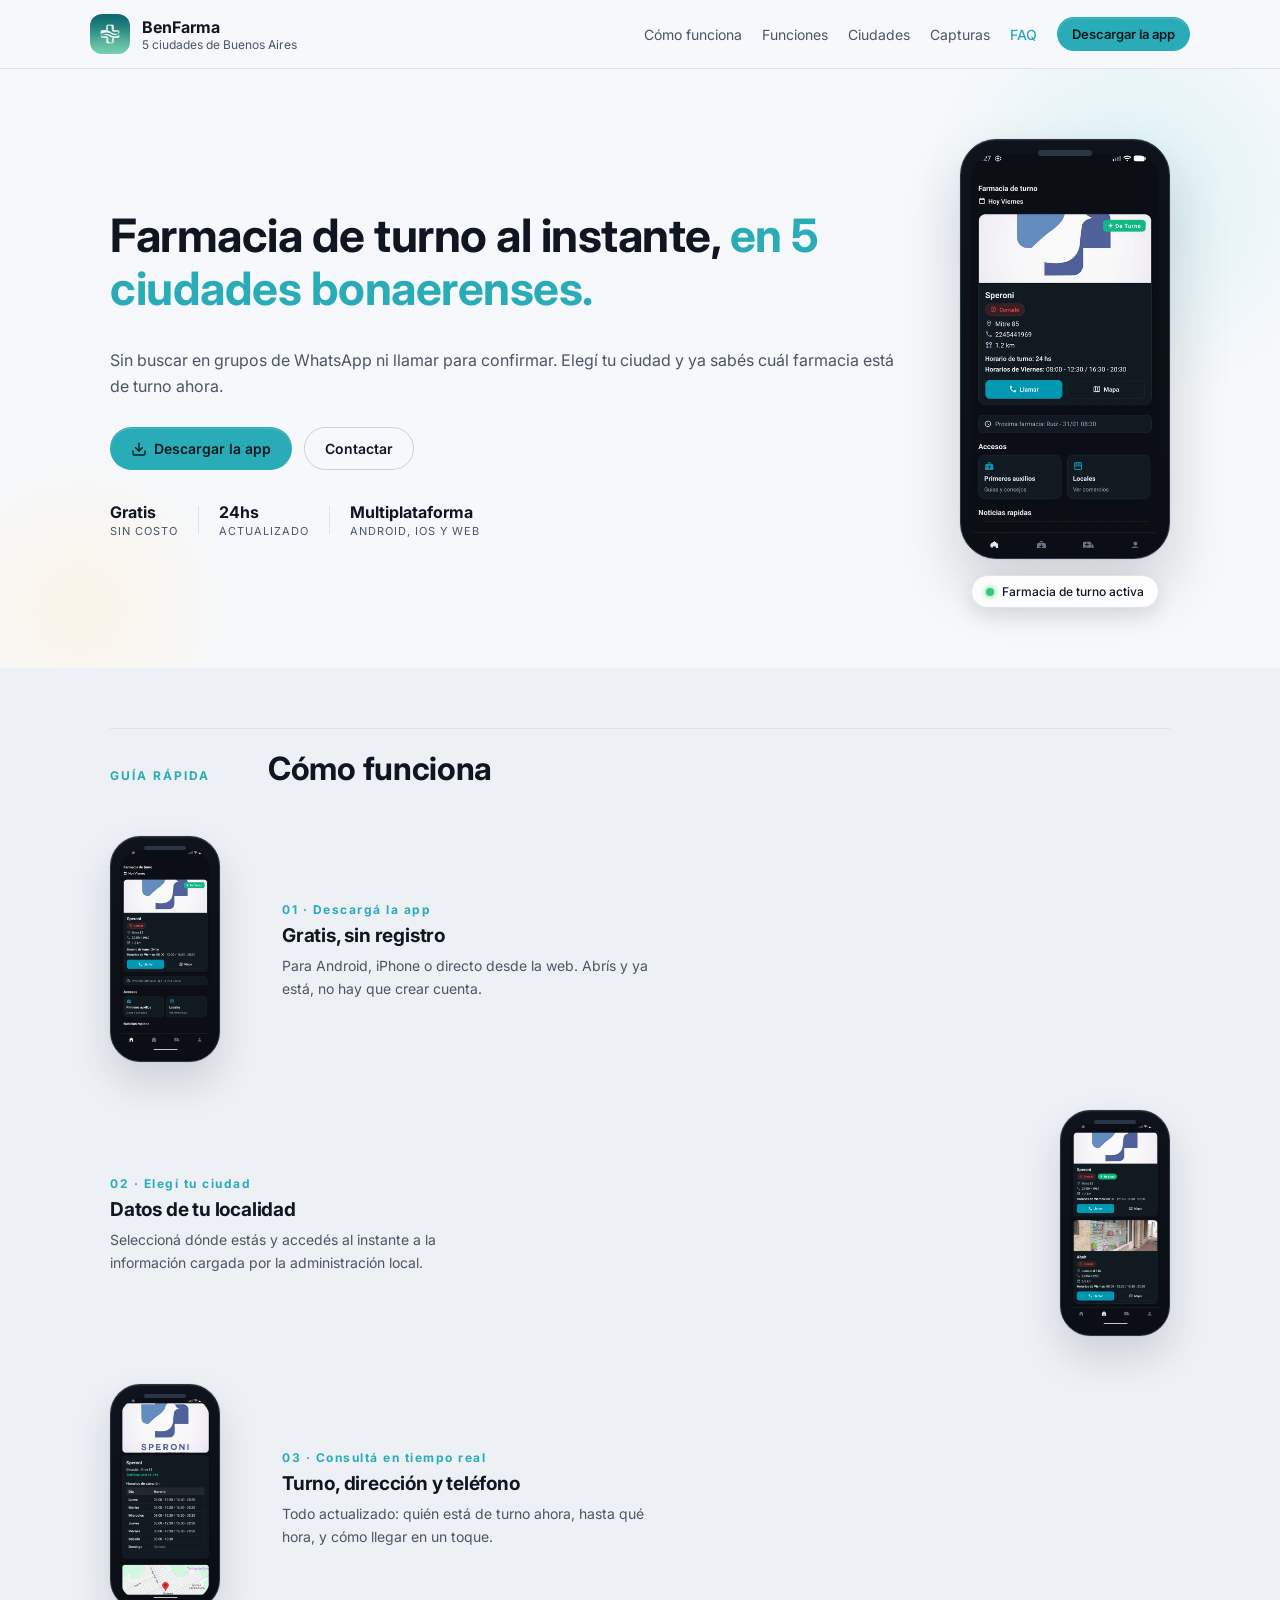
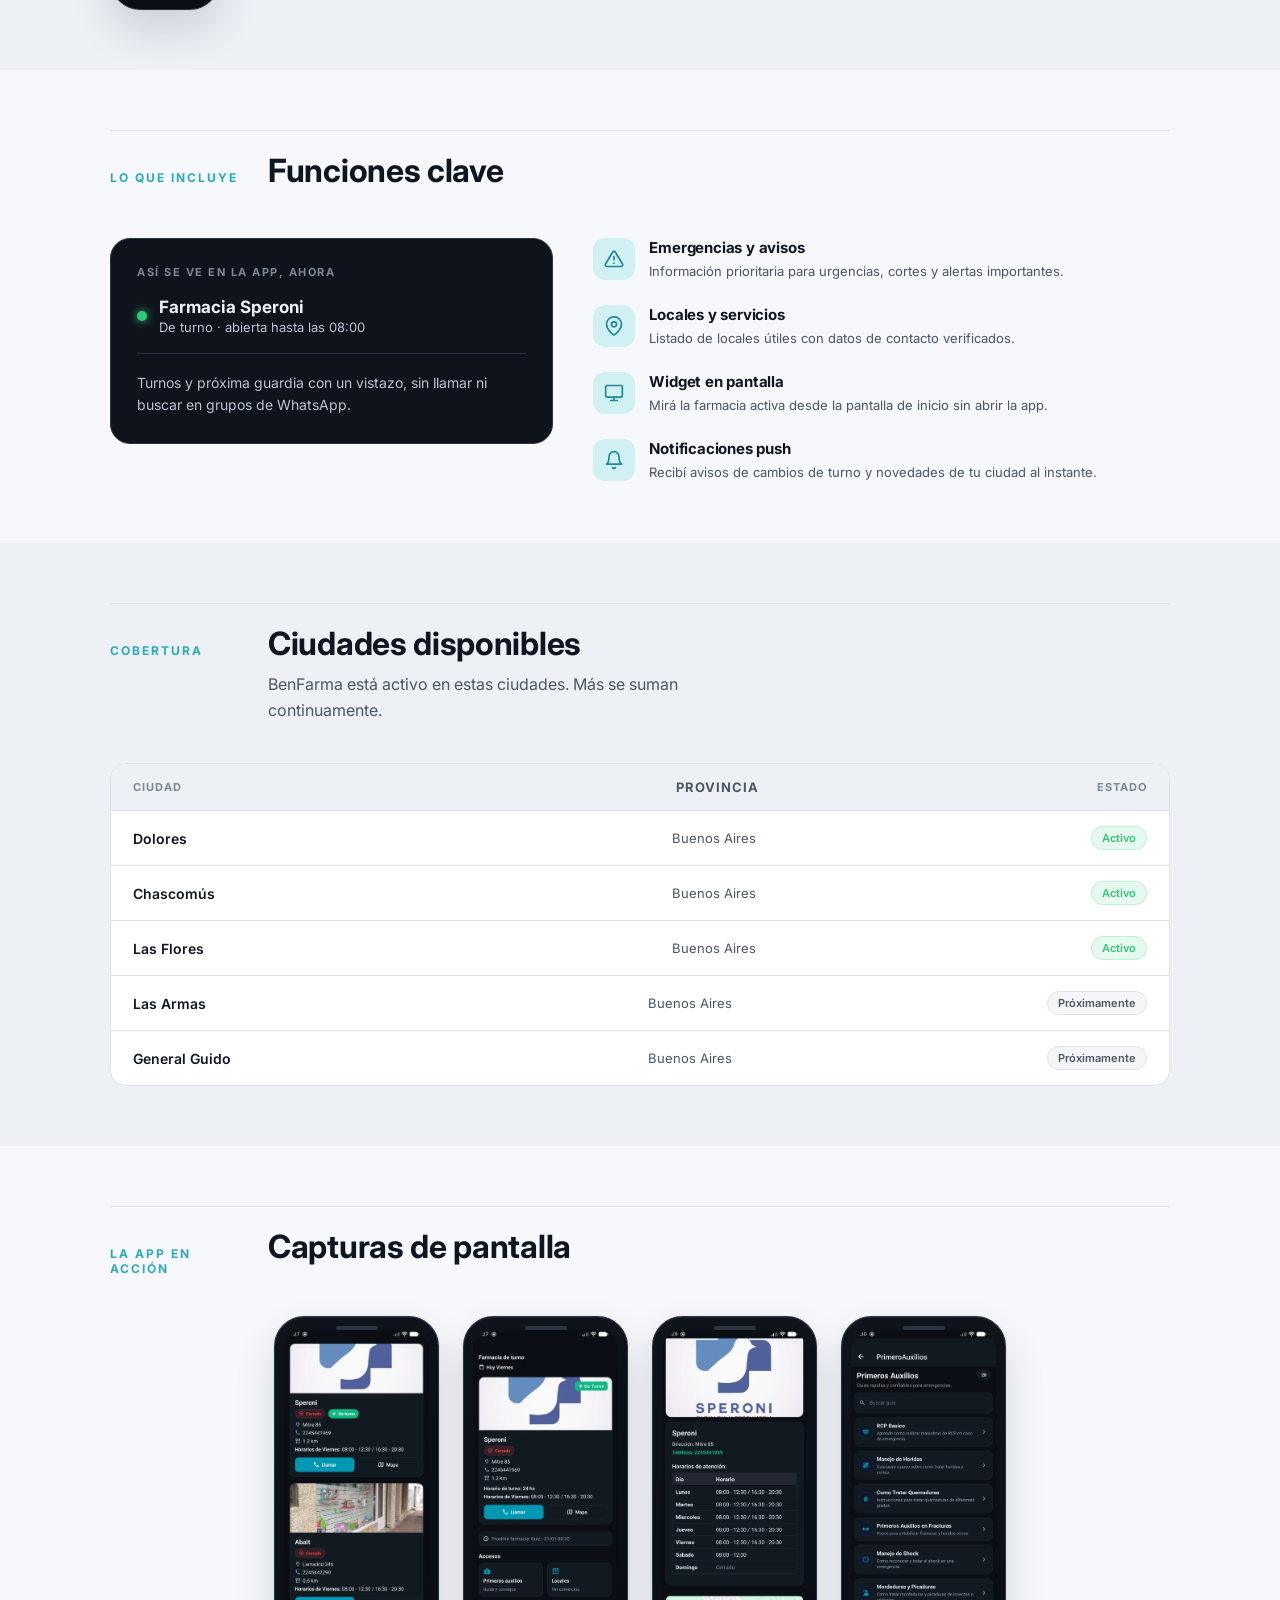
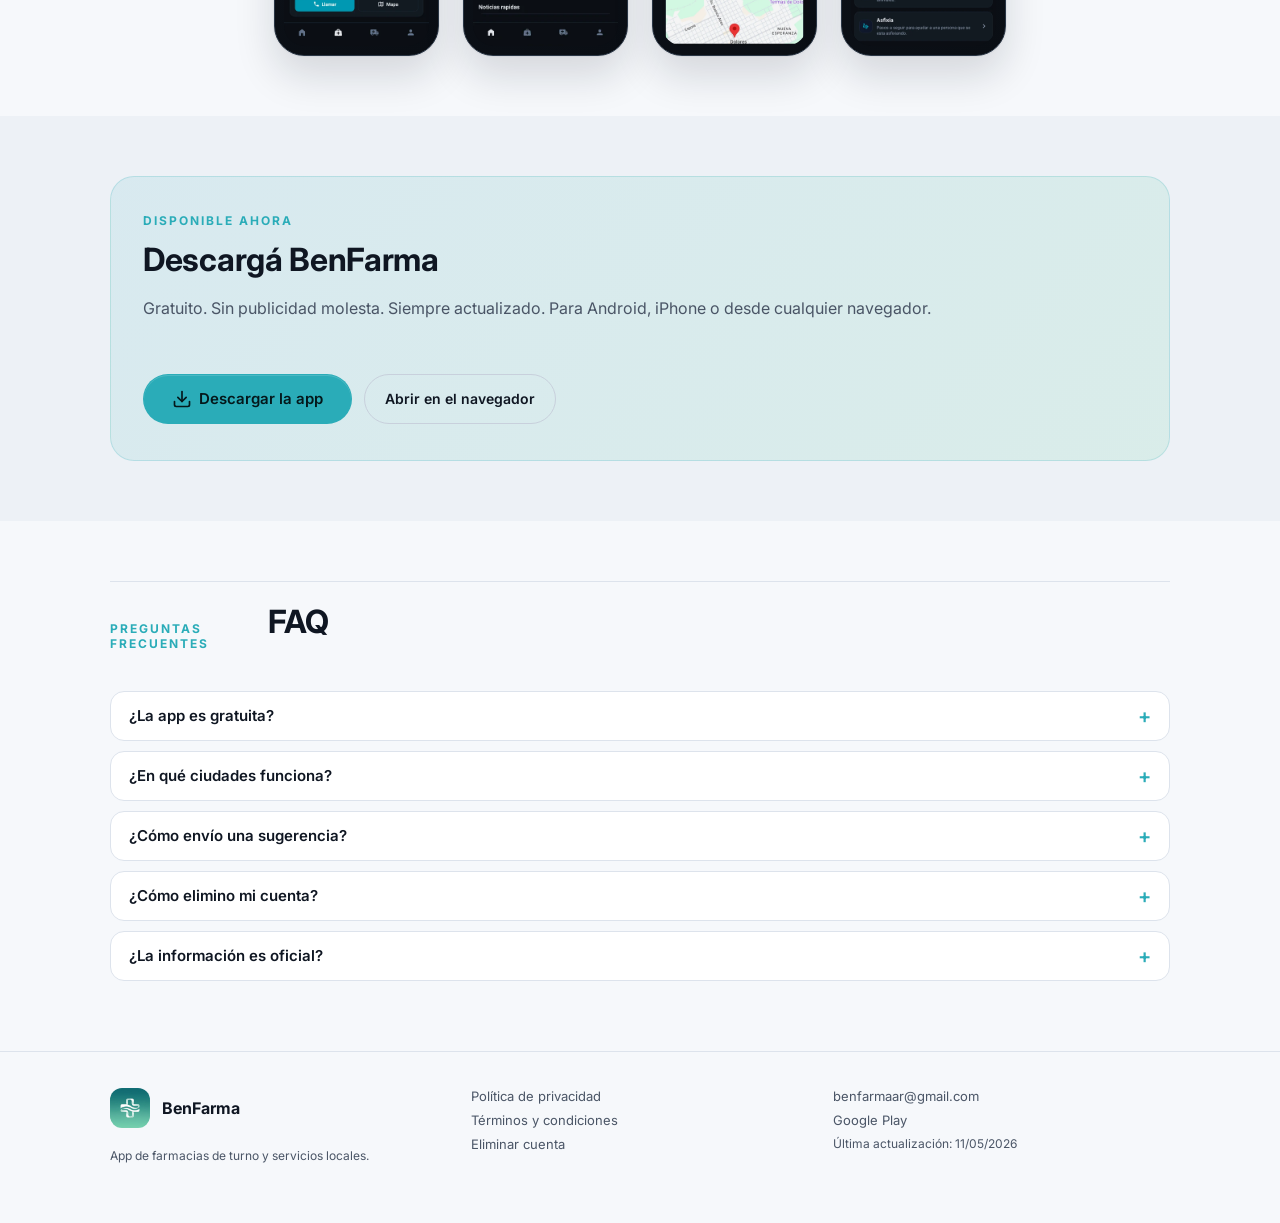
<file: docs/index.html>
<!doctype html>
<html lang="es">
  <head>
    <meta charset="utf-8" />
    <meta name="viewport" content="width=device-width, initial-scale=1" />

    <!-- SEO primario -->
    <title>BenFarma — Encontrá la farmacia de turno en tu ciudad</title>
    <meta name="description" content="BenFarma es la app gratuita para encontrar la farmacia de turno, emergencias, locales y avisos importantes en 5 ciudades bonaerenses. Disponible en Android, iPhone y Web." />
    <meta name="keywords" content="farmacia de turno, farmacia guardia, BenFarma, farmacias Buenos Aires, turno farmacia, guardia farmacia" />
    <meta name="robots" content="index, follow" />
    <meta name="author" content="BenFarma" />
    <link rel="canonical" href="https://benfarma.com" />

    <!-- Open Graph -->
    <meta property="og:type" content="website" />
    <meta property="og:url" content="https://benfarma.com" />
    <meta property="og:title" content="BenFarma — Encontrá la farmacia de turno en tu ciudad" />
    <meta property="og:description" content="App gratuita para ver la farmacia de turno, emergencias y avisos en tiempo real." />
    <meta property="og:image" content="https://benfarma.com/assets/og-cover.jpg" />
    <meta property="og:image:width" content="1200" />
    <meta property="og:image:height" content="630" />
    <meta property="og:image:alt" content="BenFarma - App de farmacia de turno para Android" />
    <meta property="og:locale" content="es_AR" />
    <meta property="og:site_name" content="BenFarma" />

    <!-- Twitter Card -->
    <meta name="twitter:card" content="summary_large_image" />
    <meta name="twitter:title" content="BenFarma — Farmacia de turno en tu ciudad" />
    <meta name="twitter:description" content="App gratuita para ver la farmacia de turno, emergencias y avisos en tiempo real." />
    <meta name="twitter:image" content="https://benfarma.com/assets/og-cover.jpg" />
    <meta name="twitter:image:alt" content="BenFarma - App de farmacia de turno para Android" />

    <!-- PWA -->
    <meta name="theme-color" content="#f6f8fb" />
    <meta name="mobile-web-app-capable" content="yes" />
    <meta name="apple-mobile-web-app-status-bar-style" content="black-translucent" />

    <!-- JSON-LD: App -->
    <script type="application/ld+json">
    {
      "@context": "https://schema.org",
      "@type": "SoftwareApplication",
      "name": "BenFarma",
      "operatingSystem": "ANDROID, IOS, WEB",
      "applicationCategory": "HealthApplication",
      "offers": { "@type": "Offer", "price": "0", "priceCurrency": "ARS" },
      "description": "App gratuita para encontrar la farmacia de turno, emergencias y avisos en tiempo real en tu ciudad.",
      "featureList": "Farmacia de turno, Emergencias, Avisos locales, Widget de pantalla, Notificaciones push",
      "screenshot": [
        "https://benfarma.com/assets/home.webp",
        "https://benfarma.com/assets/farmacias.webp",
        "https://benfarma.com/assets/detalle.webp",
        "https://benfarma.com/assets/auxilios.webp"
      ],
      "downloadUrl": "https://play.google.com/store/apps/details?id=com.overcode.farmadolores",
      "url": "https://benfarma.com"
    }
    </script>

    <!-- JSON-LD: Organization -->
    <script type="application/ld+json">
    {
      "@context": "https://schema.org",
      "@type": "Organization",
      "name": "BenFarma",
      "url": "https://benfarma.com",
      "email": "benfarmaar@gmail.com",
      "logo": "https://benfarma.com/assets/logo.png",
      "description": "Desarrolladores de BenFarma, app de farmacias de turno para Argentina.",
      "contactPoint": {
        "@type": "ContactPoint",
        "email": "benfarmaar@gmail.com",
        "contactType": "customer support",
        "availableLanguage": "Spanish"
      }
    }
    </script>

    <!-- JSON-LD: FAQPage -->
    <script type="application/ld+json">
    {
      "@context": "https://schema.org",
      "@type": "FAQPage",
      "mainEntity": [
        {
          "@type": "Question",
          "name": "¿La app es gratuita?",
          "acceptedAnswer": { "@type": "Answer", "text": "Sí, BenFarma es completamente gratuita." }
        },
        {
          "@type": "Question",
          "name": "¿En qué ciudades funciona BenFarma?",
          "acceptedAnswer": { "@type": "Answer", "text": "Activo en Dolores, Chascomús y Las Flores (Buenos Aires). Próximamente en Las Armas y General Guido. Más ciudades se incorporan progresivamente." }
        },
        {
          "@type": "Question",
          "name": "¿Cómo envío una sugerencia?",
          "acceptedAnswer": { "@type": "Answer", "text": "Desde la app podés enviar sugerencias o escribir a benfarmaar@gmail.com." }
        },
        {
          "@type": "Question",
          "name": "¿Cómo elimino mi cuenta?",
          "acceptedAnswer": { "@type": "Answer", "text": "Podés iniciar el proceso desde la app o en la página de eliminación de cuenta en benfarma.com/account-deletion/." }
        },
        {
          "@type": "Question",
          "name": "¿La información de turnos es oficial?",
          "acceptedAnswer": { "@type": "Answer", "text": "Sí. Los datos de turnos y avisos son cargados por la administración local de cada ciudad." }
        }
      ]
    }
    </script>

    <!-- Fonts -->
    <link rel="preconnect" href="https://fonts.googleapis.com" />
    <link rel="preconnect" href="https://fonts.gstatic.com" crossorigin />
    <link href="https://fonts.googleapis.com/css2?family=Inter:wght@400;500;600;700;800&display=swap" rel="stylesheet" />

    <link rel="icon" href="./assets/logo.ico" type="image/x-icon" />
    <link rel="shortcut icon" href="./assets/logo.ico" type="image/x-icon" />
    <link rel="apple-touch-icon" href="./assets/logo.png" />
    <link rel="manifest" href="./manifest.json" />
    <link rel="preload" as="image" href="./assets/logo.webp" />
    <link rel="preload" as="image" href="./assets/home.webp" />
    <link rel="stylesheet" href="./styles.css" />
  </head>
  <body>

    <header class="topbar">
      <div class="container topbar-content">
        <a href="#" class="brand">
          <img src="./assets/logo.webp" alt="Logo BenFarma" class="brand-logo" />
          <div>
            <p class="brand-name">BenFarma</p>
            <p class="brand-tag">5 ciudades de Buenos Aires</p>
          </div>
        </a>
        <input type="checkbox" id="nav-toggle" class="nav-toggle" />
        <label for="nav-toggle" class="nav-toggle-label" aria-label="Abrir menu">
          <span></span>
        </label>
        <nav class="topbar-links">
          <a href="#como-funciona">Cómo funciona</a>
          <a href="#funciones">Funciones</a>
          <a href="#ciudades">Ciudades</a>
          <a href="#capturas">Capturas</a>
          <a href="#faq">FAQ</a>
          <a class="button primary small" href="https://play.google.com/store/apps/details?id=com.overcode.farmadolores" target="_blank" rel="noopener noreferrer" data-smart-download>Descargar la app</a>
        </nav>
      </div>
    </header>

    <main>

      <!-- HERO -->
      <section class="hero">
        <div class="hero-glow hero-glow--cyan" aria-hidden="true"></div>
        <div class="hero-glow hero-glow--green" aria-hidden="true"></div>
        <div class="container hero-grid">
          <div class="hero-text fade-in">
            <h1>Farmacia de turno al instante, <span class="text-gradient">en 5 ciudades bonaerenses.</span></h1>
            <p class="lead">
              Sin buscar en grupos de WhatsApp ni llamar para confirmar.
              Elegí tu ciudad y ya sabés cuál farmacia está de turno ahora.
            </p>
            <div class="cta-row">
              <a class="button primary" href="https://play.google.com/store/apps/details?id=com.overcode.farmadolores" target="_blank" rel="noopener noreferrer" data-smart-download>
                <svg width="16" height="16" viewBox="0 0 24 24" fill="none" stroke="currentColor" stroke-width="2" stroke-linecap="round" stroke-linejoin="round"><path d="M21 15v4a2 2 0 0 1-2 2H5a2 2 0 0 1-2-2v-4"/><polyline points="7 10 12 15 17 10"/><line x1="12" y1="15" x2="12" y2="3"/></svg>
                Descargar la app
              </a>
              <a class="button ghost" href="mailto:benfarmaar@gmail.com">Contactar</a>
            </div>
            <div class="stats-row">
              <div class="stat">
                <span class="stat-value">Gratis</span>
                <span class="stat-label">Sin costo</span>
              </div>
              <div class="stat-divider"></div>
              <div class="stat">
                <span class="stat-value">24hs</span>
                <span class="stat-label">Actualizado</span>
              </div>
              <div class="stat-divider"></div>
              <div class="stat">
                <span class="stat-value">Multiplataforma</span>
                <span class="stat-label">Android, iOS y Web</span>
              </div>
            </div>
          </div>

          <!-- Phone mockup -->
          <div class="hero-visual slide-from-right">
            <div class="phone-mockup">
              <div class="phone-notch"></div>
              <div class="phone-screen">
                <img src="./assets/home.webp" alt="BenFarma - Farmacia de turno" fetchpriority="high" width="360" height="800" />
              </div>
            </div>
            <div class="phone-float-card">
              <div class="phone-float-dot"></div>
              <span>Farmacia de turno activa</span>
            </div>
          </div>
        </div>
      </section>

      <!-- CÓMO FUNCIONA -->
      <section id="como-funciona" class="section alt">
        <div class="container">
          <div class="section-head fade-in">
            <p class="eyebrow">Guía rápida</p>
            <h2>Cómo funciona</h2>
          </div>
          <div class="tour fade-in">
            <div class="tour-step">
              <div class="screenshot-phone">
                <div class="screenshot-notch"></div>
                <div class="screenshot-screen">
                  <img src="./assets/home.webp" alt="Pantalla principal de BenFarma con la farmacia de turno" loading="lazy" width="360" height="800" />
                </div>
              </div>
              <div class="tour-copy">
                <span class="tour-index">01 · Descargá la app</span>
                <h3>Gratis, sin registro</h3>
                <p>Para Android, iPhone o directo desde la web. Abrís y ya está, no hay que crear cuenta.</p>
              </div>
            </div>
            <div class="tour-step">
              <div class="screenshot-phone">
                <div class="screenshot-notch"></div>
                <div class="screenshot-screen">
                  <img src="./assets/farmacias.webp" alt="Lista de farmacias con horarios en BenFarma" loading="lazy" width="720" height="1600" />
                </div>
              </div>
              <div class="tour-copy">
                <span class="tour-index">02 · Elegí tu ciudad</span>
                <h3>Datos de tu localidad</h3>
                <p>Seleccioná dónde estás y accedés al instante a la información cargada por la administración local.</p>
              </div>
            </div>
            <div class="tour-step">
              <div class="screenshot-phone">
                <div class="screenshot-notch"></div>
                <div class="screenshot-screen">
                  <img src="./assets/detalle.webp" alt="Detalle de la farmacia de turno con dirección y teléfono" loading="lazy" width="720" height="1600" />
                </div>
              </div>
              <div class="tour-copy">
                <span class="tour-index">03 · Consultá en tiempo real</span>
                <h3>Turno, dirección y teléfono</h3>
                <p>Todo actualizado: quién está de turno ahora, hasta qué hora, y cómo llegar en un toque.</p>
              </div>
            </div>
          </div>
        </div>
      </section>

      <!-- FUNCIONES -->
      <section id="funciones" class="section">
        <div class="container">
          <div class="section-head fade-in">
            <p class="eyebrow">Lo que incluye</p>
            <h2>Funciones clave</h2>
          </div>
          <div class="features-split fade-in">
            <div class="feature-hero-card">
              <p class="feature-hero-label">Así se ve en la app, ahora</p>
              <div class="feature-hero-pharmacy">
                <span class="feature-hero-dot"></span>
                <div>
                  <p class="feature-hero-name">Farmacia Speroni</p>
                  <p class="feature-hero-status">De turno · abierta hasta las 08:00</p>
                </div>
              </div>
              <p class="feature-hero-desc">Turnos y próxima guardia con un vistazo, sin llamar ni buscar en grupos de WhatsApp.</p>
            </div>
            <ul class="feature-list">
              <li>
                <div class="card-icon">
                  <svg width="20" height="20" viewBox="0 0 24 24" fill="none" stroke="currentColor" stroke-width="2" stroke-linecap="round" stroke-linejoin="round"><path d="M10.29 3.86L1.82 18a2 2 0 0 0 1.71 3h16.94a2 2 0 0 0 1.71-3L13.71 3.86a2 2 0 0 0-3.42 0z"/><line x1="12" y1="9" x2="12" y2="13"/><line x1="12" y1="17" x2="12.01" y2="17"/></svg>
                </div>
                <div>
                  <h3>Emergencias y avisos</h3>
                  <p>Información prioritaria para urgencias, cortes y alertas importantes.</p>
                </div>
              </li>
              <li>
                <div class="card-icon">
                  <svg width="20" height="20" viewBox="0 0 24 24" fill="none" stroke="currentColor" stroke-width="2" stroke-linecap="round" stroke-linejoin="round"><path d="M21 10c0 7-9 13-9 13s-9-6-9-13a9 9 0 0 1 18 0z"/><circle cx="12" cy="10" r="3"/></svg>
                </div>
                <div>
                  <h3>Locales y servicios</h3>
                  <p>Listado de locales útiles con datos de contacto verificados.</p>
                </div>
              </li>
              <li>
                <div class="card-icon">
                  <svg width="20" height="20" viewBox="0 0 24 24" fill="none" stroke="currentColor" stroke-width="2" stroke-linecap="round" stroke-linejoin="round"><rect x="2" y="3" width="20" height="14" rx="2"/><path d="M8 21h8M12 17v4"/></svg>
                </div>
                <div>
                  <h3>Widget en pantalla</h3>
                  <p>Mirá la farmacia activa desde la pantalla de inicio sin abrir la app.</p>
                </div>
              </li>
              <li>
                <div class="card-icon">
                  <svg width="20" height="20" viewBox="0 0 24 24" fill="none" stroke="currentColor" stroke-width="2" stroke-linecap="round" stroke-linejoin="round"><path d="M18 8A6 6 0 0 0 6 8c0 7-3 9-3 9h18s-3-2-3-9"/><path d="M13.73 21a2 2 0 0 1-3.46 0"/></svg>
                </div>
                <div>
                  <h3>Notificaciones push</h3>
                  <p>Recibí avisos de cambios de turno y novedades de tu ciudad al instante.</p>
                </div>
              </li>
            </ul>
          </div>
        </div>
      </section>

      <!-- CIUDADES -->
      <section id="ciudades" class="section alt">
        <div class="container">
          <div class="section-head fade-in">
            <p class="eyebrow">Cobertura</p>
            <h2>Ciudades disponibles</h2>
            <p class="lead">BenFarma está activo en estas ciudades. Más se suman continuamente.</p>
          </div>
          <div class="roster fade-in">
            <div class="roster-row roster-head">
              <span>Ciudad</span>
              <span class="roster-prov">Provincia</span>
              <span>Estado</span>
            </div>
            <a href="./dolores/" class="roster-row">
              <span class="roster-city">Dolores</span>
              <span class="roster-prov">Buenos Aires</span>
              <span class="city-badge active">Activo</span>
            </a>
            <a href="./chascomus/" class="roster-row">
              <span class="roster-city">Chascomús</span>
              <span class="roster-prov">Buenos Aires</span>
              <span class="city-badge active">Activo</span>
            </a>
            <a href="./las-flores/" class="roster-row">
              <span class="roster-city">Las Flores</span>
              <span class="roster-prov">Buenos Aires</span>
              <span class="city-badge active">Activo</span>
            </a>
            <a href="./las-armas/" class="roster-row">
              <span class="roster-city">Las Armas</span>
              <span class="roster-prov">Buenos Aires</span>
              <span class="city-badge">Próximamente</span>
            </a>
            <a href="./gral-guido/" class="roster-row">
              <span class="roster-city">General Guido</span>
              <span class="roster-prov">Buenos Aires</span>
              <span class="city-badge">Próximamente</span>
            </a>
          </div>
        </div>
      </section>

      <!-- CAPTURAS -->
      <section id="capturas" class="section">
        <div class="container">
          <div class="section-head fade-in">
            <p class="eyebrow">La app en acción</p>
            <h2>Capturas de pantalla</h2>
          </div>
          <div class="screenshots fade-in">
            <div class="screenshot-phone">
              <div class="screenshot-notch"></div>
              <div class="screenshot-screen">
                <img src="./assets/farmacias.webp" alt="BenFarma - Pantalla de farmacias" loading="lazy" width="720" height="1600" />
              </div>
            </div>
            <div class="screenshot-phone">
              <div class="screenshot-notch"></div>
              <div class="screenshot-screen">
                <img src="./assets/home.webp" alt="BenFarma - Farmacia de turno" loading="lazy" width="360" height="800" />
              </div>
            </div>
            <div class="screenshot-phone">
              <div class="screenshot-notch"></div>
              <div class="screenshot-screen">
                <img src="./assets/detalle.webp" alt="BenFarma - Detalle de farmacia" loading="lazy" width="720" height="1600" />
              </div>
            </div>
            <div class="screenshot-phone">
              <div class="screenshot-notch"></div>
              <div class="screenshot-screen">
                <img src="./assets/auxilios.webp" alt="BenFarma - Primeros auxilios" loading="lazy" width="720" height="1600" />
              </div>
            </div>
          </div>
        </div>
      </section>

      <!-- DESCARGAR -->
      <section id="descargar" class="section alt">
        <div class="container">
          <div class="cta-card fade-in">
            <div>
              <p class="eyebrow">Disponible ahora</p>
              <h2>Descargá BenFarma</h2>
              <p class="lead">Gratuito. Sin publicidad molesta. Siempre actualizado. Para Android, iPhone o desde cualquier navegador.</p>
            </div>
            <div class="cta-row">
              <a class="button primary large" href="https://play.google.com/store/apps/details?id=com.overcode.farmadolores" target="_blank" rel="noopener noreferrer" data-smart-download>
                <svg width="20" height="20" viewBox="0 0 24 24" fill="none" stroke="currentColor" stroke-width="2" stroke-linecap="round" stroke-linejoin="round"><path d="M21 15v4a2 2 0 0 1-2 2H5a2 2 0 0 1-2-2v-4"/><polyline points="7 10 12 15 17 10"/><line x1="12" y1="15" x2="12" y2="3"/></svg>
                Descargar la app
              </a>
              <a class="button ghost" href="https://app.benfarma.com" target="_blank" rel="noopener noreferrer">Abrir en el navegador</a>
            </div>
          </div>
        </div>
      </section>

      <!-- FAQ -->
      <section id="faq" class="section">
        <div class="container">
          <div class="section-head fade-in">
            <p class="eyebrow">Preguntas frecuentes</p>
            <h2>FAQ</h2>
          </div>
          <div class="faq fade-in">
            <details>
              <summary>¿La app es gratuita?</summary>
              <p>Sí, BenFarma es completamente gratuita.</p>
            </details>
            <details>
              <summary>¿En qué ciudades funciona?</summary>
              <p>Activo en Dolores, Chascomús y Las Flores (Buenos Aires). Próximamente en Las Armas y General Guido. Más ciudades se incorporan progresivamente.</p>
            </details>
            <details>
              <summary>¿Cómo envío una sugerencia?</summary>
              <p>Desde la app podés enviar sugerencias o escribir a <a class="link" href="mailto:benfarmaar@gmail.com">benfarmaar@gmail.com</a>.</p>
            </details>
            <details>
              <summary>¿Cómo elimino mi cuenta?</summary>
              <p>Podés iniciar el proceso desde la app o en la <a class="link" href="./account-deletion/index.html">página de eliminación de cuenta</a>.</p>
            </details>
            <details>
              <summary>¿La información es oficial?</summary>
              <p>Sí. Los datos de turnos y avisos son cargados por la administración local de cada ciudad.</p>
            </details>
          </div>
        </div>
      </section>

    </main>

    <footer class="footer">
      <div class="container footer-grid">
        <div>
          <a href="#" class="brand" style="margin-bottom:8px;display:inline-flex;">
            <img src="./assets/logo.webp" alt="Logo BenFarma" class="brand-logo" loading="lazy" />
            <p class="brand-name">BenFarma</p>
          </a>
          <p class="micro">App de farmacias de turno y servicios locales.</p>
        </div>
        <div class="footer-links">
          <a href="./politica-de-privacidad/">Política de privacidad</a>
          <a href="./terminos-y-condiciones/">Términos y condiciones</a>
          <a href="./account-deletion/index.html">Eliminar cuenta</a>
        </div>
        <div class="footer-links">
          <a href="mailto:benfarmaar@gmail.com">benfarmaar@gmail.com</a>
          <a href="https://play.google.com/store/apps/details?id=com.overcode.farmadolores" target="_blank" rel="noopener noreferrer">Google Play</a>
          <span class="micro">Última actualización: 11/05/2026</span>
        </div>
      </div>
    </footer>

    <!-- Back to top -->
    <button class="back-to-top" id="backTop" aria-label="Volver arriba">
      <svg width="18" height="18" viewBox="0 0 24 24" fill="none" stroke="currentColor" stroke-width="2.5" stroke-linecap="round" stroke-linejoin="round"><polyline points="18 15 12 9 6 15"/></svg>
    </button>

    <script>
      // Fade-in on scroll
      const obs = new IntersectionObserver(
        es => es.forEach(e => e.isIntersecting && e.target.classList.add('visible')),
        { threshold: 0.1 }
      );
      document.querySelectorAll('.fade-in, .slide-from-right').forEach(el => obs.observe(el));

      // Nav active on scroll
      const sections = document.querySelectorAll('main section[id]');
      const navLinks = document.querySelectorAll('.topbar-links a[href^="#"]');
      const sectionObs = new IntersectionObserver(
        entries => entries.forEach(e => {
          if (e.isIntersecting) {
            navLinks.forEach(l => l.classList.toggle('nav-active', l.getAttribute('href') === '#' + e.target.id));
          }
        }),
        { threshold: 0.4 }
      );
      sections.forEach(s => sectionObs.observe(s));

      // Back to top
      const btn = document.getElementById('backTop');
      window.addEventListener('scroll', () => btn.classList.toggle('visible', window.scrollY > 400), { passive: true });
      btn.addEventListener('click', () => window.scrollTo({ top: 0, behavior: 'smooth' }));

      // "Descargar la app" manda SIEMPRE a la web app (app.benfarma.com),
      // sin importar el dispositivo (Android, iPhone, desktop). Corre en
      // cualquier plataforma sin instalar nada desde una store. El link
      // literal a Google Play queda solo en el footer, explícito aparte.
      (function () {
        document.querySelectorAll('[data-smart-download]').forEach((el) => el.setAttribute('href', 'https://app.benfarma.com'));
      })();
    </script>

  </body>
</html>
</file>
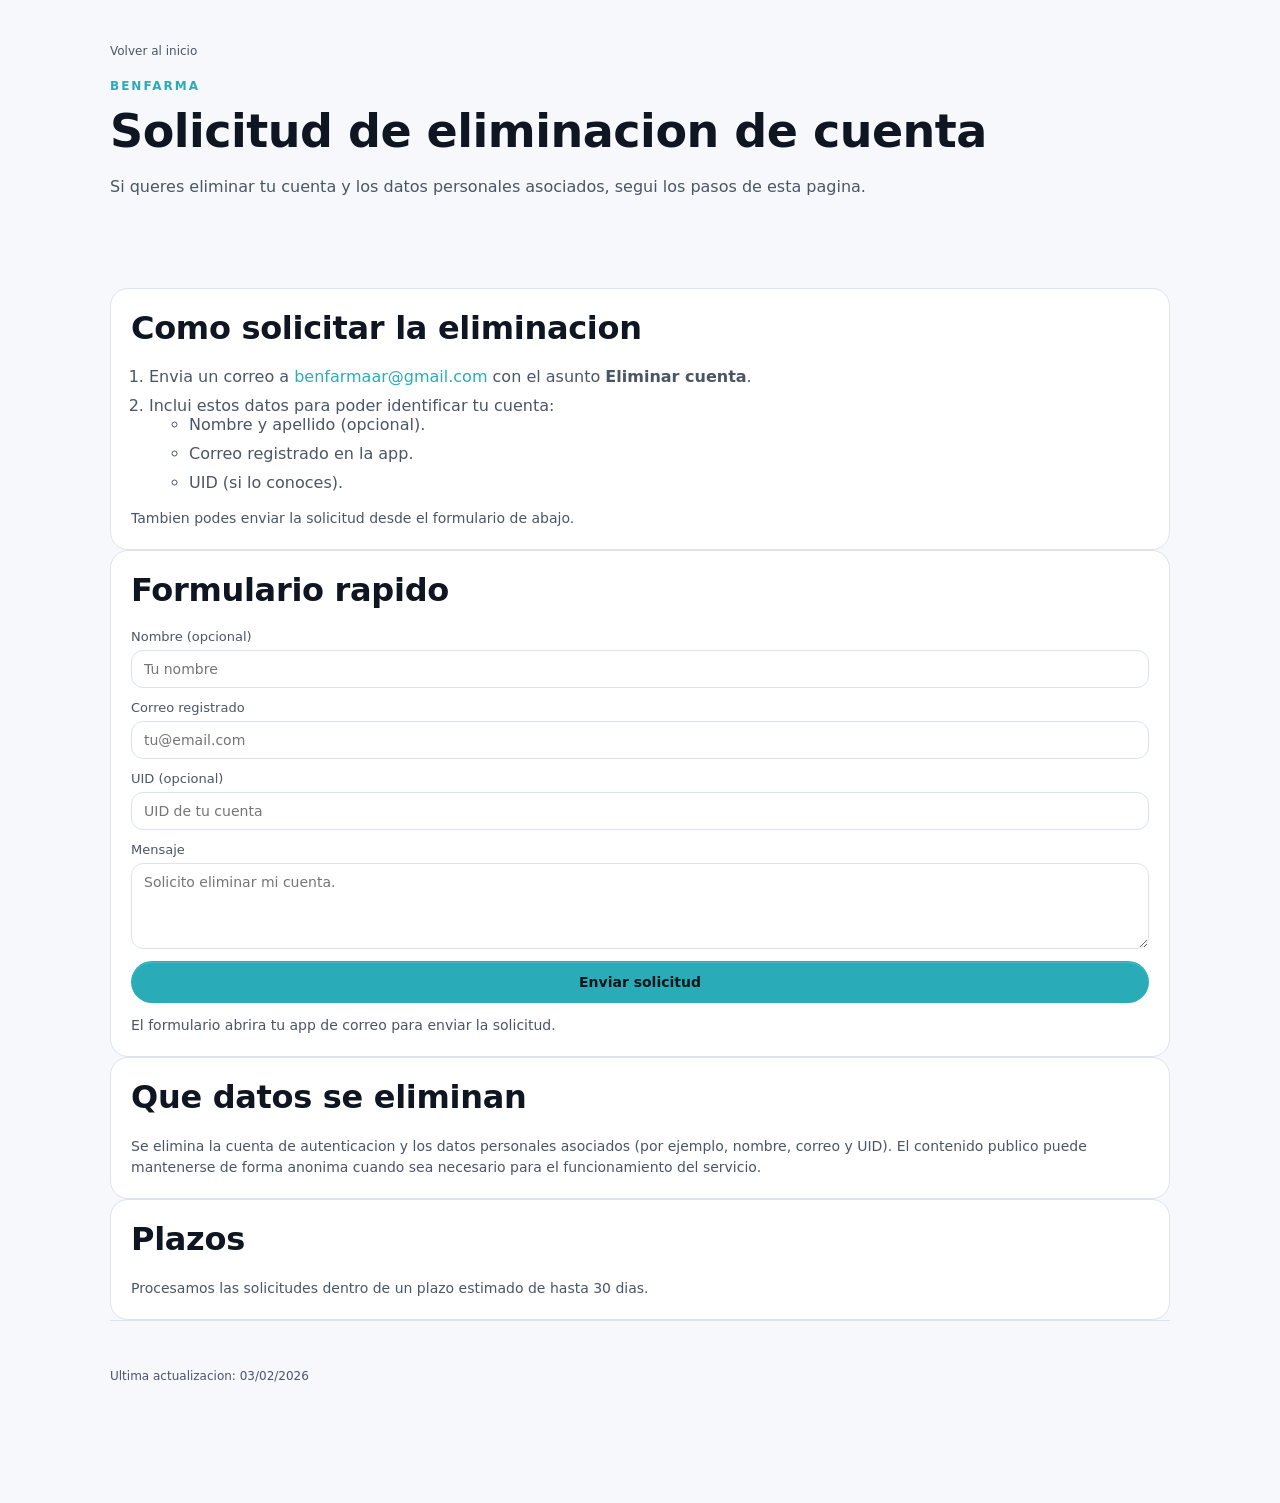
<file: docs/account-deletion/index.html>
<!doctype html>
<html lang="es">
  <head>
    <meta charset="utf-8" />
    <meta name="viewport" content="width=device-width, initial-scale=1" />
    <title>Eliminacion de cuenta - BenFarma</title>
    <meta
      name="description"
      content="Solicitud de eliminacion de cuenta y datos para la aplicacion BenFarma."
    />
    <link rel="icon" href="../assets/logo.ico" type="image/x-icon" />
    <link rel="stylesheet" href="../styles.css" />
  </head>
  <body>
    <main class="page">
      <div class="container">
        <a class="micro" href="../index.html">Volver al inicio</a>
        <header class="hero">
          <p class="eyebrow">BenFarma</p>
          <h1>Solicitud de eliminacion de cuenta</h1>
          <p class="lead">
            Si queres eliminar tu cuenta y los datos personales asociados, segui los pasos
            de esta pagina.
          </p>
        </header>

        <section class="card">
          <h2>Como solicitar la eliminacion</h2>
          <ol class="steps">
            <li>
              Envia un correo a
              <a class="link" href="mailto:benfarmaar@gmail.com">benfarmaar@gmail.com</a>
              con el asunto <strong>Eliminar cuenta</strong>.
            </li>
            <li>
              Inclui estos datos para poder identificar tu cuenta:
              <ul>
                <li>Nombre y apellido (opcional).</li>
                <li>Correo registrado en la app.</li>
                <li>UID (si lo conoces).</li>
              </ul>
            </li>
          </ol>
          <p class="note">
            Tambien podes enviar la solicitud desde el formulario de abajo.
          </p>
        </section>

        <section class="card">
          <h2>Formulario rapido</h2>
          <form
            class="form"
            action="mailto:benfarmaar@gmail.com"
            method="post"
            enctype="text/plain"
          >
            <label class="field">
              <span>Nombre (opcional)</span>
              <input type="text" name="nombre" placeholder="Tu nombre" />
            </label>
            <label class="field">
              <span>Correo registrado</span>
              <input type="email" name="correo" placeholder="tu@email.com" required />
            </label>
            <label class="field">
              <span>UID (opcional)</span>
              <input type="text" name="uid" placeholder="UID de tu cuenta" />
            </label>
            <label class="field">
              <span>Mensaje</span>
              <textarea name="mensaje" rows="4" placeholder="Solicito eliminar mi cuenta."></textarea>
            </label>
            <button class="button primary" type="submit">Enviar solicitud</button>
            <p class="note">El formulario abrira tu app de correo para enviar la solicitud.</p>
          </form>
        </section>

        <section class="card">
          <h2>Que datos se eliminan</h2>
          <p>
            Se elimina la cuenta de autenticacion y los datos personales asociados (por
            ejemplo, nombre, correo y UID). El contenido publico puede mantenerse de forma
            anonima cuando sea necesario para el funcionamiento del servicio.
          </p>
        </section>

        <section class="card">
          <h2>Plazos</h2>
          <p>
            Procesamos las solicitudes dentro de un plazo estimado de hasta 30 dias.
          </p>
        </section>

        <footer class="footer">
          <p class="micro">Ultima actualizacion: 03/02/2026</p>
        </footer>
      </div>
    </main>
  </body>
</html>
</file>
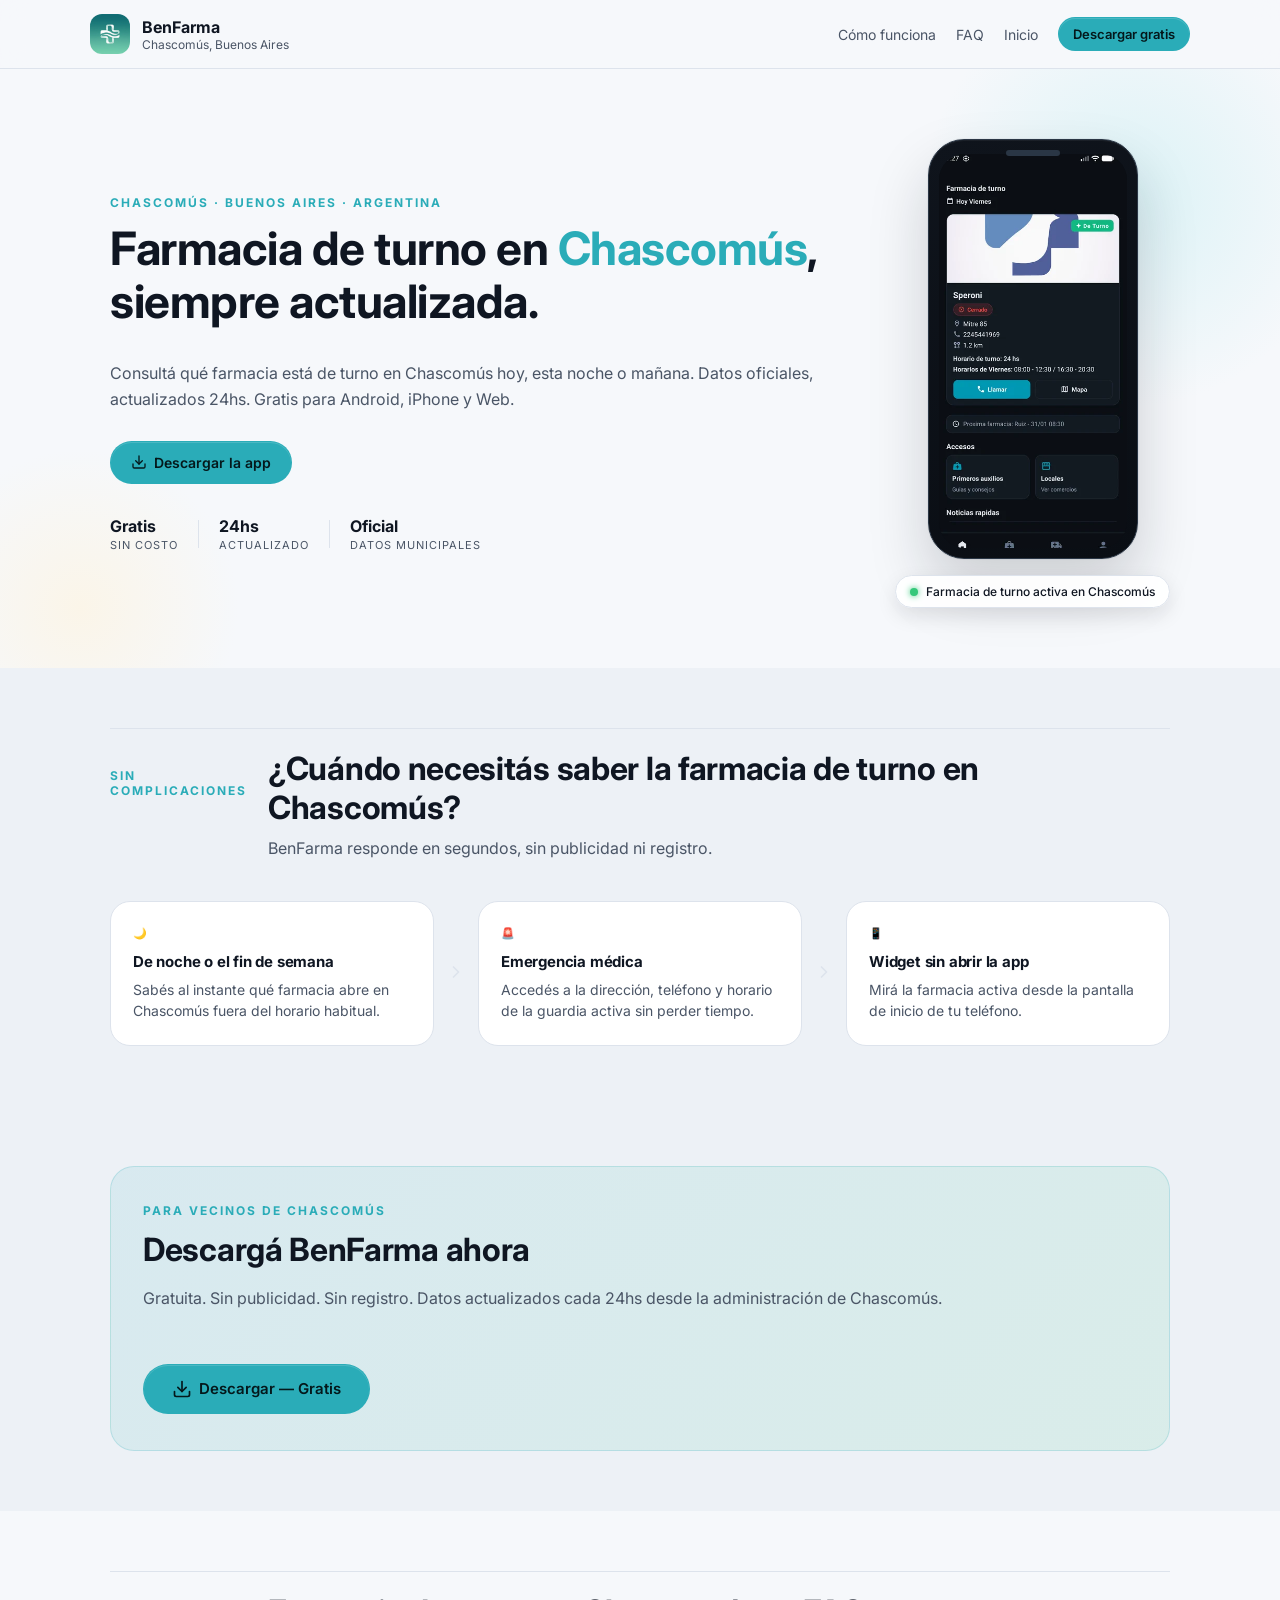
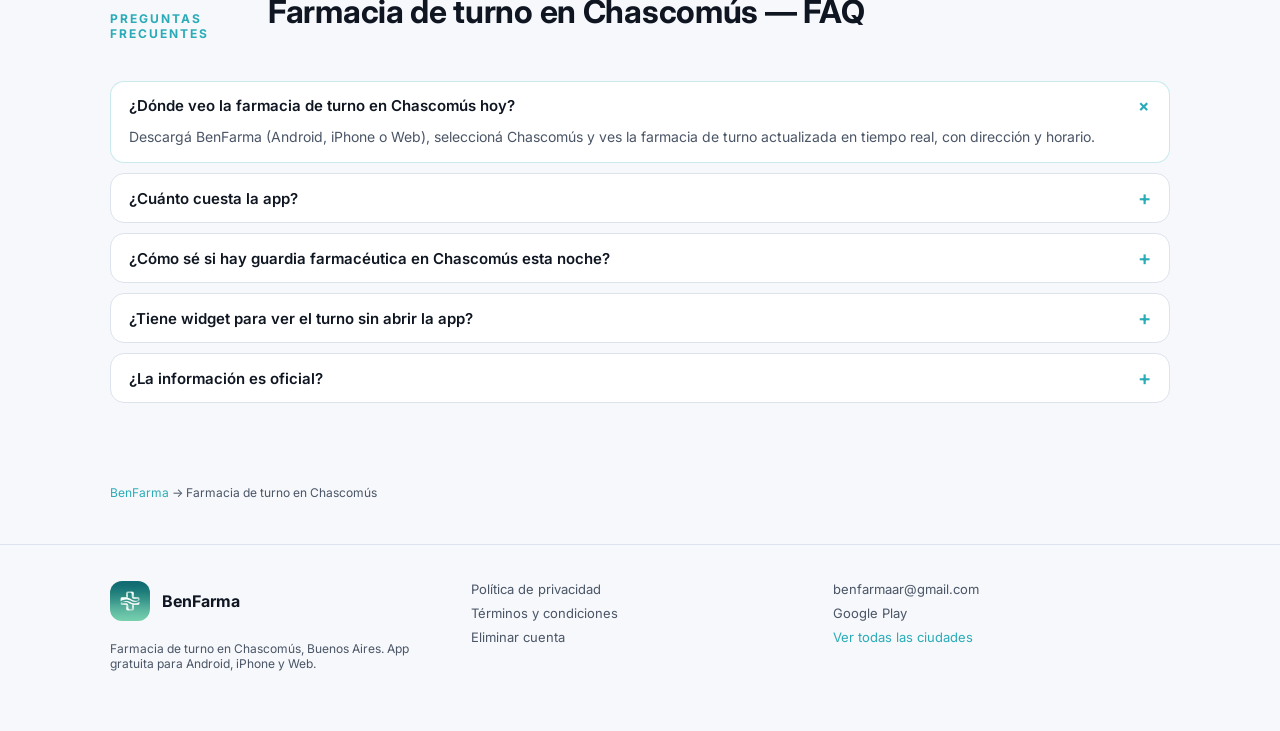
<file: docs/chascomus/index.html>
<!doctype html>
<html lang="es">
  <head>
    <meta charset="utf-8" />
    <meta name="viewport" content="width=device-width, initial-scale=1" />
    <title>Farmacia de turno en Chascomús, Buenos Aires — BenFarma</title>
    <meta name="description" content="Consultá la farmacia de turno en Chascomús, Buenos Aires. Información actualizada 24hs: turnos, guardias, emergencias y avisos locales. App gratuita para Android, iPhone y Web." />
    <meta name="robots" content="index, follow" />
    <meta name="author" content="BenFarma" />
    <link rel="canonical" href="https://benfarma.com/chascomus/" />

    <meta property="og:type" content="website" />
    <meta property="og:url" content="https://benfarma.com/chascomus/" />
    <meta property="og:title" content="Farmacia de turno en Chascomús, Buenos Aires — BenFarma" />
    <meta property="og:description" content="Consultá la farmacia de turno en Chascomús en tiempo real. Turnos, guardias, emergencias y avisos locales. App gratuita." />
    <meta property="og:image" content="https://benfarma.com/assets/og-cover.jpg" />
    <meta property="og:image:width" content="1200" />
    <meta property="og:image:height" content="630" />
    <meta property="og:image:alt" content="BenFarma - Farmacia de turno en Chascomús Buenos Aires" />
    <meta property="og:locale" content="es_AR" />
    <meta property="og:site_name" content="BenFarma" />

    <meta name="twitter:card" content="summary_large_image" />
    <meta name="twitter:title" content="Farmacia de turno en Chascomús, Buenos Aires — BenFarma" />
    <meta name="twitter:description" content="Consultá la farmacia de turno en Chascomús en tiempo real. App gratuita." />
    <meta name="twitter:image" content="https://benfarma.com/assets/og-cover.jpg" />
    <meta name="twitter:image:alt" content="BenFarma - Farmacia de turno Chascomús" />

    <meta name="theme-color" content="#f6f8fb" />
    <meta name="mobile-web-app-capable" content="yes" />
    <meta name="apple-mobile-web-app-status-bar-style" content="black-translucent" />

    <script type="application/ld+json">
    {
      "@context": "https://schema.org",
      "@type": "SoftwareApplication",
      "name": "BenFarma",
      "operatingSystem": "ANDROID, IOS, WEB",
      "applicationCategory": "HealthApplication",
      "offers": { "@type": "Offer", "price": "0", "priceCurrency": "ARS" },
      "description": "App gratuita para consultar la farmacia de turno, emergencias y avisos locales en Chascomús, Buenos Aires.",
      "featureList": "Farmacia de turno, Emergencias, Avisos locales, Widget de pantalla, Notificaciones push",
      "screenshot": ["https://benfarma.com/assets/home.webp", "https://benfarma.com/assets/farmacias.webp", "https://benfarma.com/assets/detalle.webp"],
      "downloadUrl": "https://play.google.com/store/apps/details?id=com.overcode.farmadolores",
      "url": "https://benfarma.com/chascomus/"
    }
    </script>

    <script type="application/ld+json">
    {
      "@context": "https://schema.org",
      "@type": "City",
      "name": "Chascomús",
      "containedInPlace": { "@type": "State", "name": "Buenos Aires", "containedInPlace": { "@type": "Country", "name": "Argentina" } }
    }
    </script>

    <script type="application/ld+json">
    {
      "@context": "https://schema.org",
      "@type": "FAQPage",
      "mainEntity": [
        { "@type": "Question", "name": "¿Dónde veo la farmacia de turno en Chascomús hoy?", "acceptedAnswer": { "@type": "Answer", "text": "Descargá BenFarma (Android, iPhone o Web), seleccioná Chascomús y ves la farmacia de turno actualizada en tiempo real, con dirección y horario." } },
        { "@type": "Question", "name": "¿Cuánto cuesta la app de farmacia de turno en Chascomús?", "acceptedAnswer": { "@type": "Answer", "text": "BenFarma es completamente gratuita, sin publicidad intrusiva y sin registro obligatorio." } },
        { "@type": "Question", "name": "¿Cómo sé si hay guardia farmacéutica en Chascomús esta noche?", "acceptedAnswer": { "@type": "Answer", "text": "BenFarma muestra el turno activo y la guardia próxima en Chascomús, actualizado directamente desde la administración local." } },
        { "@type": "Question", "name": "¿BenFarma tiene widget para Chascomús?", "acceptedAnswer": { "@type": "Answer", "text": "Sí. BenFarma incluye un widget para la pantalla de inicio de Android que muestra la farmacia de turno activa en Chascomús sin necesidad de abrir la aplicación." } }
      ]
    }
    </script>

    <link rel="preconnect" href="https://fonts.googleapis.com" />
    <link rel="preconnect" href="https://fonts.gstatic.com" crossorigin />
    <link href="https://fonts.googleapis.com/css2?family=Inter:wght@400;500;600;700;800&display=swap" rel="stylesheet" />
    <link rel="icon" href="../assets/logo.ico" type="image/x-icon" />
    <link rel="shortcut icon" href="../assets/logo.ico" type="image/x-icon" />
    <link rel="apple-touch-icon" href="../assets/logo.png" />
    <link rel="manifest" href="../manifest.json" />
    <link rel="preload" as="image" href="../assets/logo.webp" />
    <link rel="stylesheet" href="../styles.css" />
  </head>
  <body>

    <header class="topbar">
      <div class="container topbar-content">
        <a href="/" class="brand">
          <img src="../assets/logo.webp" alt="Logo BenFarma" class="brand-logo" width="32" height="32" />
          <div>
            <p class="brand-name">BenFarma</p>
            <p class="brand-tag">Chascomús, Buenos Aires</p>
          </div>
        </a>
        <input type="checkbox" id="nav-toggle" class="nav-toggle" />
        <label for="nav-toggle" class="nav-toggle-label" aria-label="Abrir menu"><span></span></label>
        <nav class="topbar-links">
          <a href="#como-funciona">Cómo funciona</a>
          <a href="#faq">FAQ</a>
          <a href="/">Inicio</a>
          <a class="button primary small" href="https://play.google.com/store/apps/details?id=com.overcode.farmadolores" target="_blank" rel="noopener noreferrer" data-smart-download>Descargar gratis</a>
        </nav>
      </div>
    </header>

    <main>
      <section class="hero">
        <div class="hero-glow hero-glow--cyan" aria-hidden="true"></div>
        <div class="hero-glow hero-glow--green" aria-hidden="true"></div>
        <div class="container hero-grid">
          <div class="hero-text fade-in">
            <p class="eyebrow">Chascomús · Buenos Aires · Argentina</p>
            <h1>Farmacia de turno en <span class="text-gradient">Chascomús</span>, siempre actualizada.</h1>
            <p class="lead">Consultá qué farmacia está de turno en Chascomús hoy, esta noche o mañana. Datos oficiales, actualizados 24hs. Gratis para Android, iPhone y Web.</p>
            <div class="cta-row">
              <a class="button primary" href="https://play.google.com/store/apps/details?id=com.overcode.farmadolores" target="_blank" rel="noopener noreferrer" data-smart-download>
                <svg width="16" height="16" viewBox="0 0 24 24" fill="none" stroke="currentColor" stroke-width="2" stroke-linecap="round" stroke-linejoin="round"><path d="M21 15v4a2 2 0 0 1-2 2H5a2 2 0 0 1-2-2v-4"/><polyline points="7 10 12 15 17 10"/><line x1="12" y1="15" x2="12" y2="3"/></svg>
                Descargar la app
              </a>
            </div>
            <div class="stats-row">
              <div class="stat"><span class="stat-value">Gratis</span><span class="stat-label">Sin costo</span></div>
              <div class="stat-divider"></div>
              <div class="stat"><span class="stat-value">24hs</span><span class="stat-label">Actualizado</span></div>
              <div class="stat-divider"></div>
              <div class="stat"><span class="stat-value">Oficial</span><span class="stat-label">Datos municipales</span></div>
            </div>
          </div>
          <div class="hero-visual slide-from-right">
            <div class="phone-mockup">
              <div class="phone-notch"></div>
              <div class="phone-screen">
                <img src="../assets/home.webp" alt="BenFarma - Farmacia de turno en Chascomús" fetchpriority="high" width="360" height="800" />
              </div>
            </div>
            <div class="phone-float-card">
              <div class="phone-float-dot"></div>
              <span>Farmacia de turno activa en Chascomús</span>
            </div>
          </div>
        </div>
      </section>

      <section id="como-funciona" class="section alt">
        <div class="container">
          <div class="section-head fade-in">
            <p class="eyebrow">Sin complicaciones</p>
            <h2>¿Cuándo necesitás saber la farmacia de turno en Chascomús?</h2>
            <p class="lead">BenFarma responde en segundos, sin publicidad ni registro.</p>
          </div>
          <div class="steps-grid fade-in">
            <div class="step-card"><span class="step-number">🌙</span><h3>De noche o el fin de semana</h3><p>Sabés al instante qué farmacia abre en Chascomús fuera del horario habitual.</p></div>
            <div class="step-arrow" aria-hidden="true"><svg width="20" height="20" viewBox="0 0 24 24" fill="none" stroke="currentColor" stroke-width="2" stroke-linecap="round" stroke-linejoin="round"><polyline points="9 18 15 12 9 6"/></svg></div>
            <div class="step-card"><span class="step-number">🚨</span><h3>Emergencia médica</h3><p>Accedés a la dirección, teléfono y horario de la guardia activa sin perder tiempo.</p></div>
            <div class="step-arrow" aria-hidden="true"><svg width="20" height="20" viewBox="0 0 24 24" fill="none" stroke="currentColor" stroke-width="2" stroke-linecap="round" stroke-linejoin="round"><polyline points="9 18 15 12 9 6"/></svg></div>
            <div class="step-card"><span class="step-number">📱</span><h3>Widget sin abrir la app</h3><p>Mirá la farmacia activa desde la pantalla de inicio de tu teléfono.</p></div>
          </div>
        </div>
      </section>

      <section class="section alt">
        <div class="container">
          <div class="cta-card fade-in">
            <div>
              <p class="eyebrow">Para vecinos de Chascomús</p>
              <h2>Descargá BenFarma ahora</h2>
              <p class="lead">Gratuita. Sin publicidad. Sin registro. Datos actualizados cada 24hs desde la administración de Chascomús.</p>
            </div>
            <div class="cta-row">
              <a class="button primary large" href="https://play.google.com/store/apps/details?id=com.overcode.farmadolores" target="_blank" rel="noopener noreferrer" data-smart-download>
                <svg width="20" height="20" viewBox="0 0 24 24" fill="none" stroke="currentColor" stroke-width="2" stroke-linecap="round" stroke-linejoin="round"><path d="M21 15v4a2 2 0 0 1-2 2H5a2 2 0 0 1-2-2v-4"/><polyline points="7 10 12 15 17 10"/><line x1="12" y1="15" x2="12" y2="3"/></svg>
                Descargar — Gratis
              </a>
            </div>
          </div>
        </div>
      </section>

      <section id="faq" class="section">
        <div class="container">
          <div class="section-head fade-in">
            <p class="eyebrow">Preguntas frecuentes</p>
            <h2>Farmacia de turno en Chascomús — FAQ</h2>
          </div>
          <div class="faq fade-in">
            <details open><summary>¿Dónde veo la farmacia de turno en Chascomús hoy?</summary><p>Descargá BenFarma (Android, iPhone o Web), seleccioná Chascomús y ves la farmacia de turno actualizada en tiempo real, con dirección y horario.</p></details>
            <details><summary>¿Cuánto cuesta la app?</summary><p>BenFarma es completamente gratuita, sin publicidad intrusiva y sin registro obligatorio.</p></details>
            <details><summary>¿Cómo sé si hay guardia farmacéutica en Chascomús esta noche?</summary><p>BenFarma muestra el turno activo y la guardia próxima, actualizado directamente desde la administración local de Chascomús.</p></details>
            <details><summary>¿Tiene widget para ver el turno sin abrir la app?</summary><p>Sí. BenFarma incluye un widget para la pantalla de inicio de Android que muestra la farmacia de turno activa en Chascomús.</p></details>
            <details><summary>¿La información es oficial?</summary><p>Sí. Los datos de turnos y avisos son cargados por la administración local de Chascomús, Buenos Aires.</p></details>
          </div>
        </div>
      </section>

      <nav aria-label="Breadcrumb" class="section" style="padding-top:0;padding-bottom:2rem;">
        <div class="container">
          <p class="micro"><a href="/" class="link">BenFarma</a> → <span>Farmacia de turno en Chascomús</span></p>
        </div>
      </nav>
    </main>

    <footer class="footer">
      <div class="container footer-grid">
        <div>
          <a href="/" class="brand" style="margin-bottom:8px;display:inline-flex;">
            <img src="../assets/logo.webp" alt="Logo BenFarma" class="brand-logo" loading="lazy" width="32" height="32" />
            <p class="brand-name">BenFarma</p>
          </a>
          <p class="micro">Farmacia de turno en Chascomús, Buenos Aires. App gratuita para Android, iPhone y Web.</p>
        </div>
        <div class="footer-links">
          <a href="../politica-de-privacidad/">Política de privacidad</a>
          <a href="../terminos-y-condiciones/">Términos y condiciones</a>
          <a href="../account-deletion/">Eliminar cuenta</a>
        </div>
        <div class="footer-links">
          <a href="mailto:benfarmaar@gmail.com">benfarmaar@gmail.com</a>
          <a href="https://play.google.com/store/apps/details?id=com.overcode.farmadolores" target="_blank" rel="noopener noreferrer">Google Play</a>
          <a href="/" class="link">Ver todas las ciudades</a>
        </div>
      </div>
    </footer>

    <script type="application/ld+json">
    {
      "@context": "https://schema.org",
      "@type": "BreadcrumbList",
      "itemListElement": [
        { "@type": "ListItem", "position": 1, "name": "BenFarma", "item": "https://benfarma.com/" },
        { "@type": "ListItem", "position": 2, "name": "Farmacia de turno en Chascomús", "item": "https://benfarma.com/chascomus/" }
      ]
    }
    </script>

    <button class="back-to-top" id="backTop" aria-label="Volver arriba">
      <svg width="18" height="18" viewBox="0 0 24 24" fill="none" stroke="currentColor" stroke-width="2.5" stroke-linecap="round" stroke-linejoin="round"><polyline points="18 15 12 9 6 15"/></svg>
    </button>
    <script>
      const obs = new IntersectionObserver(es => es.forEach(e => e.isIntersecting && e.target.classList.add('visible')), { threshold: 0.1 });
      document.querySelectorAll('.fade-in, .slide-from-right').forEach(el => obs.observe(el));
      const btn = document.getElementById('backTop');
      window.addEventListener('scroll', () => btn.classList.toggle('visible', window.scrollY > 400), { passive: true });
      btn.addEventListener('click', () => window.scrollTo({ top: 0, behavior: 'smooth' }));

      // "Descargar la app" manda SIEMPRE a la web app (app.benfarma.com),
      // sin importar el dispositivo (Android, iPhone, desktop). Corre en
      // cualquier plataforma sin instalar nada desde una store. El link
      // literal a Google Play queda solo en el footer, explícito aparte.
      (function () {
        document.querySelectorAll('[data-smart-download]').forEach((el) => el.setAttribute('href', 'https://app.benfarma.com'));
      })();
    </script>
  </body>
</html>
</file>
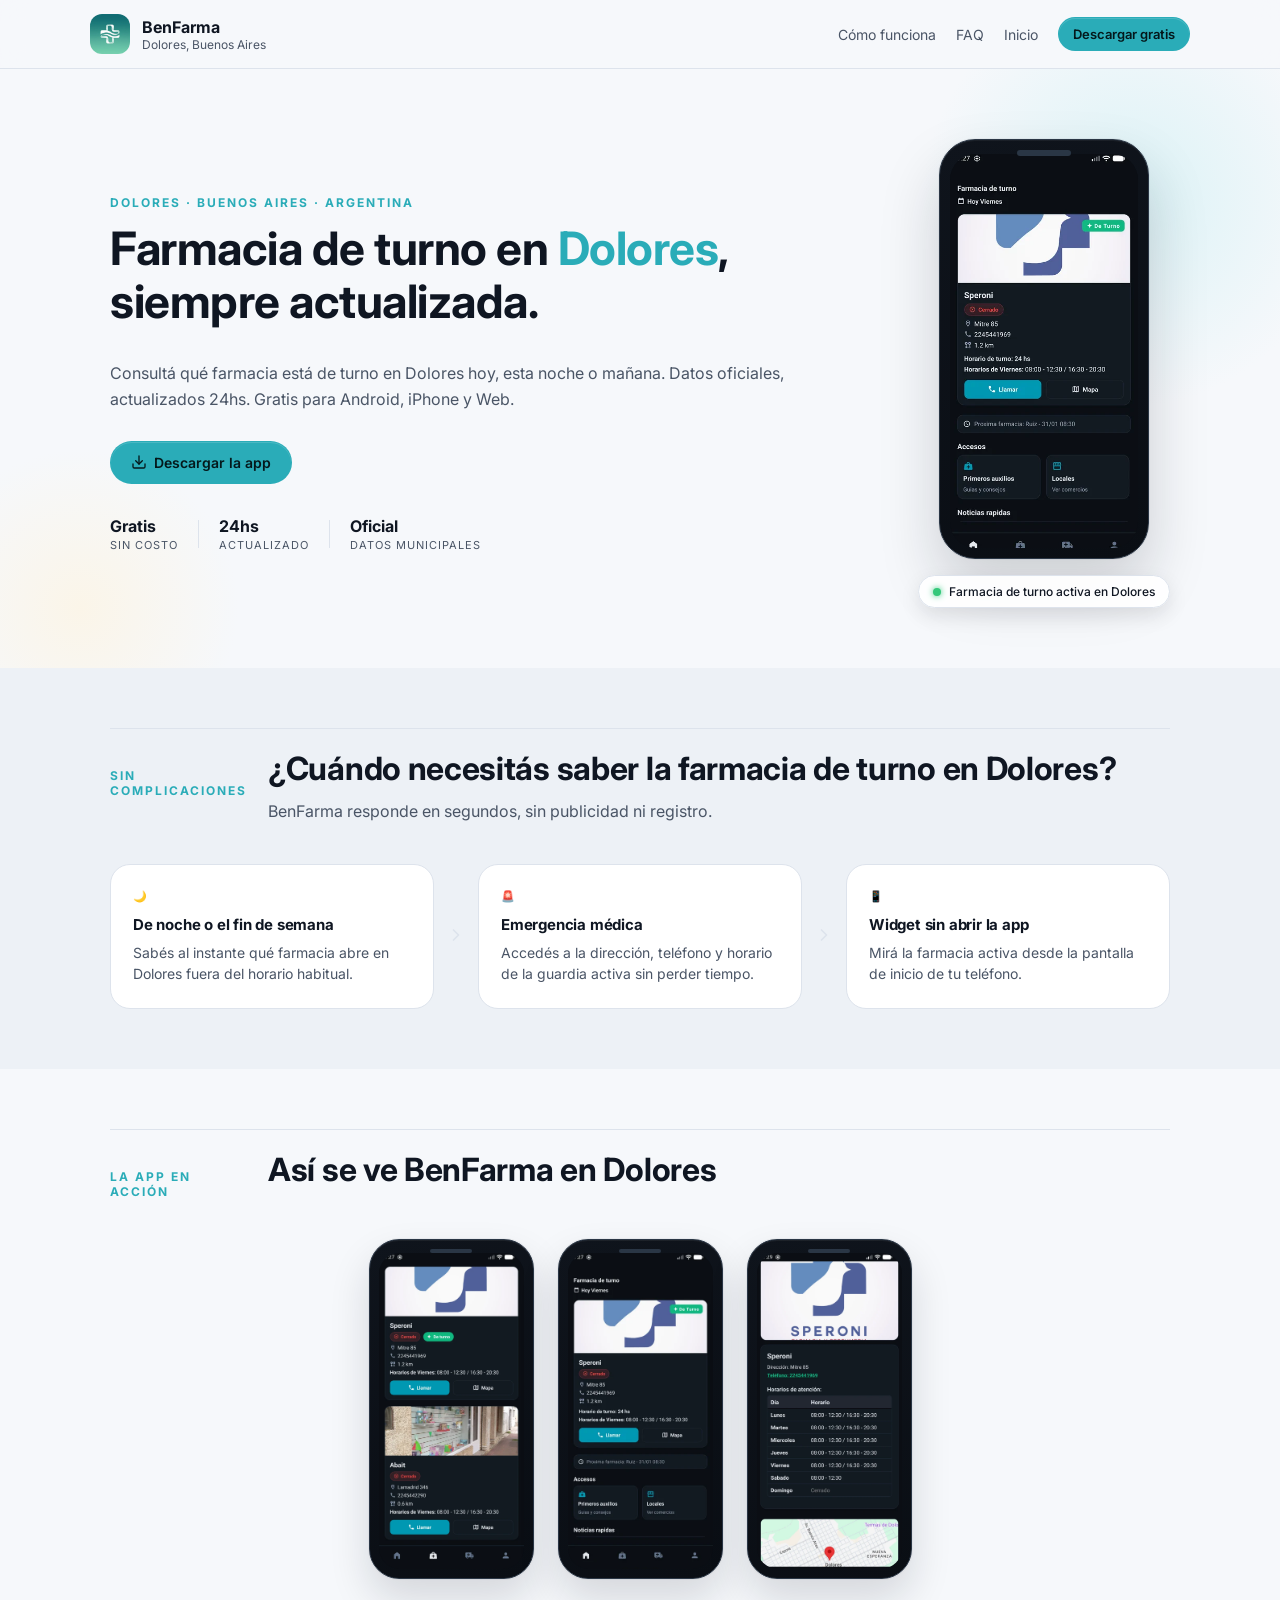
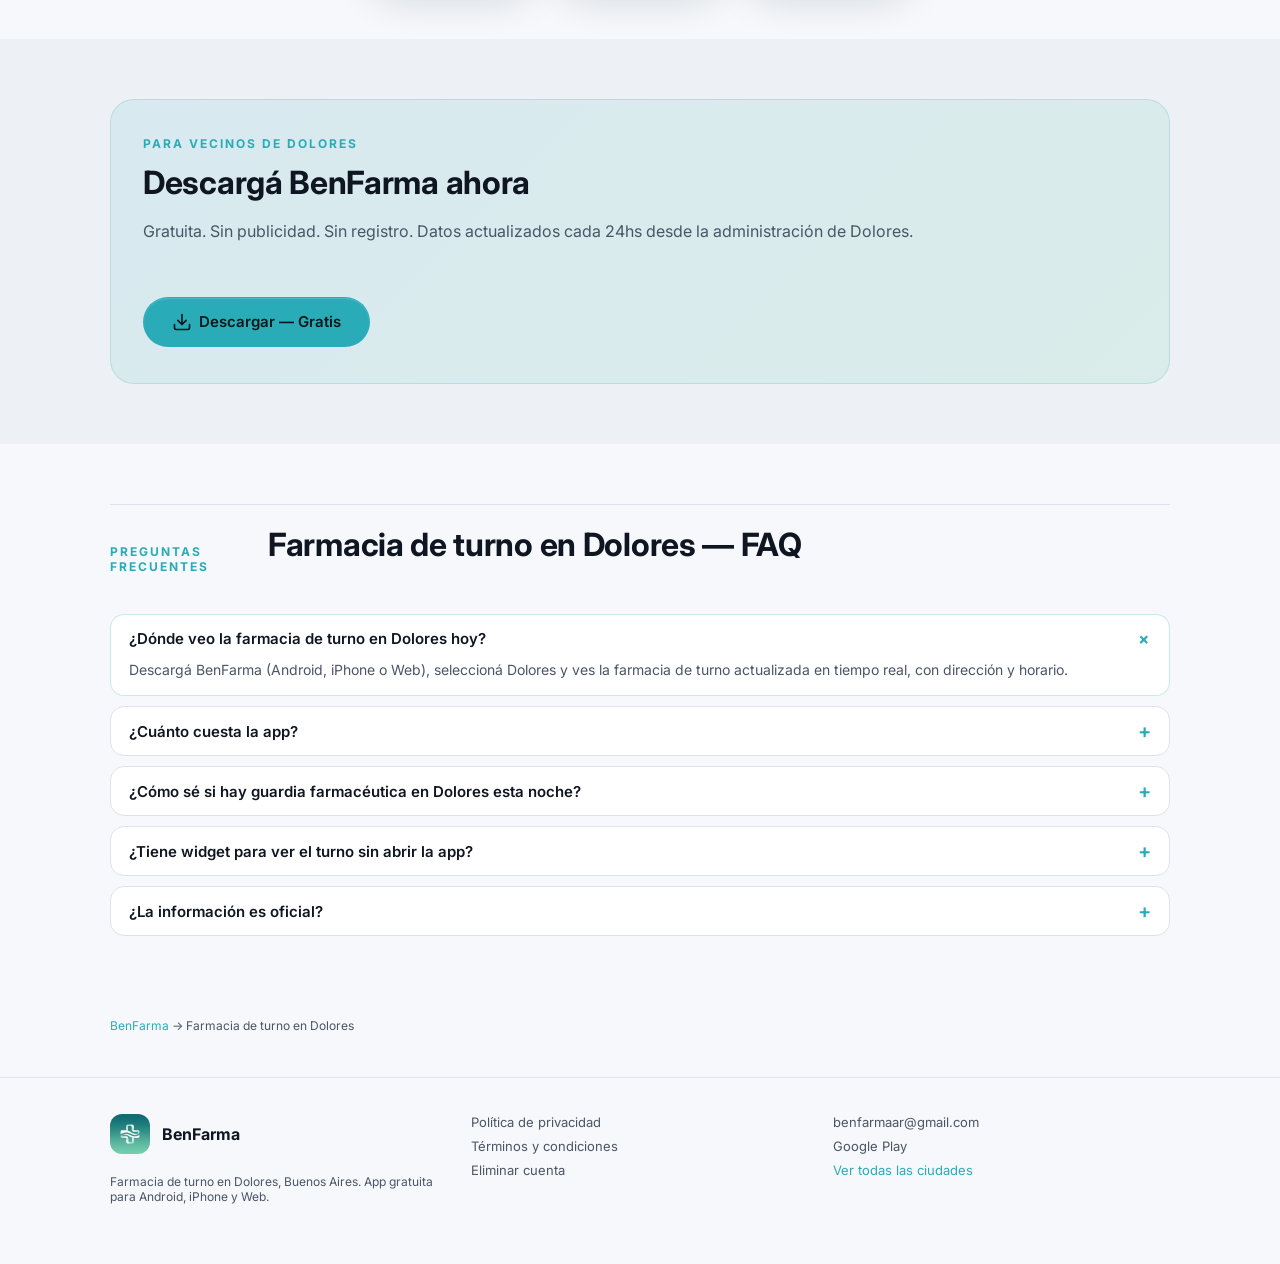
<file: docs/dolores/index.html>
<!doctype html>
<html lang="es">
  <head>
    <meta charset="utf-8" />
    <meta name="viewport" content="width=device-width, initial-scale=1" />

    <!-- SEO primario -->
    <title>Farmacia de turno en Dolores, Buenos Aires — BenFarma</title>
    <meta name="description" content="Consultá la farmacia de turno en Dolores, Buenos Aires. Información actualizada 24hs: turnos, guardias, emergencias y avisos locales. App gratuita para Android, iPhone y Web." />
    <meta name="robots" content="index, follow" />
    <meta name="author" content="BenFarma" />
    <link rel="canonical" href="https://benfarma.com/dolores/" />

    <!-- Open Graph -->
    <meta property="og:type" content="website" />
    <meta property="og:url" content="https://benfarma.com/dolores/" />
    <meta property="og:title" content="Farmacia de turno en Dolores, Buenos Aires — BenFarma" />
    <meta property="og:description" content="Consultá la farmacia de turno en Dolores en tiempo real. Turnos, guardias, emergencias y avisos locales. App gratuita." />
    <meta property="og:image" content="https://benfarma.com/assets/og-cover.jpg" />
    <meta property="og:image:width" content="1200" />
    <meta property="og:image:height" content="630" />
    <meta property="og:image:alt" content="BenFarma - Farmacia de turno en Dolores Buenos Aires" />
    <meta property="og:locale" content="es_AR" />
    <meta property="og:site_name" content="BenFarma" />

    <!-- Twitter Card -->
    <meta name="twitter:card" content="summary_large_image" />
    <meta name="twitter:title" content="Farmacia de turno en Dolores, Buenos Aires — BenFarma" />
    <meta name="twitter:description" content="Consultá la farmacia de turno en Dolores en tiempo real. App gratuita." />
    <meta name="twitter:image" content="https://benfarma.com/assets/og-cover.jpg" />
    <meta name="twitter:image:alt" content="BenFarma - Farmacia de turno Dolores" />

    <!-- PWA -->
    <meta name="theme-color" content="#f6f8fb" />
    <meta name="mobile-web-app-capable" content="yes" />
    <meta name="apple-mobile-web-app-status-bar-style" content="black-translucent" />

    <!-- JSON-LD: SoftwareApplication con ciudad -->
    <script type="application/ld+json">
    {
      "@context": "https://schema.org",
      "@type": "SoftwareApplication",
      "name": "BenFarma",
      "operatingSystem": "ANDROID, IOS, WEB",
      "applicationCategory": "HealthApplication",
      "offers": { "@type": "Offer", "price": "0", "priceCurrency": "ARS" },
      "description": "App gratuita para consultar la farmacia de turno, emergencias y avisos locales en Dolores, Buenos Aires.",
      "featureList": "Farmacia de turno, Emergencias, Avisos locales, Widget de pantalla, Notificaciones push",
      "screenshot": [
        "https://benfarma.com/assets/home.webp",
        "https://benfarma.com/assets/farmacias.webp",
        "https://benfarma.com/assets/detalle.webp"
      ],
      "downloadUrl": "https://play.google.com/store/apps/details?id=com.overcode.farmadolores",
      "url": "https://benfarma.com/dolores/"
    }
    </script>

    <!-- JSON-LD: City -->
    <script type="application/ld+json">
    {
      "@context": "https://schema.org",
      "@type": "City",
      "name": "Dolores",
      "containedInPlace": {
        "@type": "State",
        "name": "Buenos Aires",
        "containedInPlace": { "@type": "Country", "name": "Argentina" }
      },
      "description": "Ciudad de Dolores, partido de Dolores, provincia de Buenos Aires, Argentina."
    }
    </script>

    <!-- JSON-LD: FAQPage -->
    <script type="application/ld+json">
    {
      "@context": "https://schema.org",
      "@type": "FAQPage",
      "mainEntity": [
        {
          "@type": "Question",
          "name": "¿Dónde veo la farmacia de turno en Dolores hoy?",
          "acceptedAnswer": { "@type": "Answer", "text": "Descargá BenFarma (Android, iPhone o Web), seleccioná Dolores y ves la farmacia de turno actualizada en tiempo real, con dirección y horario." }
        },
        {
          "@type": "Question",
          "name": "¿Cuánto cuesta la app de farmacia de turno en Dolores?",
          "acceptedAnswer": { "@type": "Answer", "text": "BenFarma es completamente gratuita, sin publicidad intrusiva y sin registro obligatorio." }
        },
        {
          "@type": "Question",
          "name": "¿Cómo sé si hay una guardia farmacéutica en Dolores esta noche?",
          "acceptedAnswer": { "@type": "Answer", "text": "BenFarma muestra el turno activo y la guardia próxima en Dolores, actualizado directamente desde la administración local." }
        },
        {
          "@type": "Question",
          "name": "¿BenFarma tiene widget para ver la farmacia de turno sin abrir la app?",
          "acceptedAnswer": { "@type": "Answer", "text": "Sí. BenFarma incluye un widget para la pantalla de inicio de Android que muestra la farmacia de turno activa en Dolores sin necesidad de abrir la aplicación." }
        }
      ]
    }
    </script>

    <!-- Fonts -->
    <link rel="preconnect" href="https://fonts.googleapis.com" />
    <link rel="preconnect" href="https://fonts.gstatic.com" crossorigin />
    <link href="https://fonts.googleapis.com/css2?family=Inter:wght@400;500;600;700;800&display=swap" rel="stylesheet" />

    <link rel="icon" href="../assets/logo.ico" type="image/x-icon" />
    <link rel="shortcut icon" href="../assets/logo.ico" type="image/x-icon" />
    <link rel="apple-touch-icon" href="../assets/logo.png" />
    <link rel="preload" as="image" href="../assets/logo.webp" />
    <link rel="stylesheet" href="../styles.css" />
  </head>
  <body>

    <header class="topbar">
      <div class="container topbar-content">
        <a href="/" class="brand">
          <img src="../assets/logo.webp" alt="Logo BenFarma" class="brand-logo" width="32" height="32" />
          <div>
            <p class="brand-name">BenFarma</p>
            <p class="brand-tag">Dolores, Buenos Aires</p>
          </div>
        </a>
        <input type="checkbox" id="nav-toggle" class="nav-toggle" />
        <label for="nav-toggle" class="nav-toggle-label" aria-label="Abrir menu">
          <span></span>
        </label>
        <nav class="topbar-links">
          <a href="#como-funciona">Cómo funciona</a>
          <a href="#faq">FAQ</a>
          <a href="/">Inicio</a>
          <a class="button primary small" href="https://play.google.com/store/apps/details?id=com.overcode.farmadolores" target="_blank" rel="noopener noreferrer" data-smart-download>Descargar gratis</a>
        </nav>
      </div>
    </header>

    <main>

      <!-- HERO ciudad -->
      <section class="hero">
        <div class="hero-glow hero-glow--cyan" aria-hidden="true"></div>
        <div class="hero-glow hero-glow--green" aria-hidden="true"></div>
        <div class="container hero-grid">
          <div class="hero-text fade-in">
            <p class="eyebrow">Dolores · Buenos Aires · Argentina</p>
            <h1>Farmacia de turno en <span class="text-gradient">Dolores</span>, siempre actualizada.</h1>
            <p class="lead">
              Consultá qué farmacia está de turno en Dolores hoy, esta noche o mañana.
              Datos oficiales, actualizados 24hs. Gratis para Android, iPhone y Web.
            </p>
            <div class="cta-row">
              <a class="button primary" href="https://play.google.com/store/apps/details?id=com.overcode.farmadolores" target="_blank" rel="noopener noreferrer" data-smart-download>
                <svg width="16" height="16" viewBox="0 0 24 24" fill="none" stroke="currentColor" stroke-width="2" stroke-linecap="round" stroke-linejoin="round"><path d="M21 15v4a2 2 0 0 1-2 2H5a2 2 0 0 1-2-2v-4"/><polyline points="7 10 12 15 17 10"/><line x1="12" y1="15" x2="12" y2="3"/></svg>
                Descargar la app
              </a>
            </div>
            <div class="stats-row">
              <div class="stat">
                <span class="stat-value">Gratis</span>
                <span class="stat-label">Sin costo</span>
              </div>
              <div class="stat-divider"></div>
              <div class="stat">
                <span class="stat-value">24hs</span>
                <span class="stat-label">Actualizado</span>
              </div>
              <div class="stat-divider"></div>
              <div class="stat">
                <span class="stat-value">Oficial</span>
                <span class="stat-label">Datos municipales</span>
              </div>
            </div>
          </div>

          <!-- Phone mockup -->
          <div class="hero-visual slide-from-right">
            <div class="phone-mockup">
              <div class="phone-notch"></div>
              <div class="phone-screen">
                <img src="../assets/home.webp" alt="BenFarma - Farmacia de turno en Dolores" fetchpriority="high" width="360" height="800" />
              </div>
            </div>
            <div class="phone-float-card">
              <div class="phone-float-dot"></div>
              <span>Farmacia de turno activa en Dolores</span>
            </div>
          </div>
        </div>
      </section>

      <!-- PARA QUÉ SIRVE -->
      <section id="como-funciona" class="section alt">
        <div class="container">
          <div class="section-head fade-in">
            <p class="eyebrow">Sin complicaciones</p>
            <h2>¿Cuándo necesitás saber la farmacia de turno en Dolores?</h2>
            <p class="lead">BenFarma responde en segundos, sin publicidad ni registro.</p>
          </div>
          <div class="steps-grid fade-in">
            <div class="step-card">
              <span class="step-number">🌙</span>
              <h3>De noche o el fin de semana</h3>
              <p>Sabés al instante qué farmacia abre en Dolores fuera del horario habitual.</p>
            </div>
            <div class="step-arrow" aria-hidden="true">
              <svg width="20" height="20" viewBox="0 0 24 24" fill="none" stroke="currentColor" stroke-width="2" stroke-linecap="round" stroke-linejoin="round"><polyline points="9 18 15 12 9 6"/></svg>
            </div>
            <div class="step-card">
              <span class="step-number">🚨</span>
              <h3>Emergencia médica</h3>
              <p>Accedés a la dirección, teléfono y horario de la guardia activa sin perder tiempo.</p>
            </div>
            <div class="step-arrow" aria-hidden="true">
              <svg width="20" height="20" viewBox="0 0 24 24" fill="none" stroke="currentColor" stroke-width="2" stroke-linecap="round" stroke-linejoin="round"><polyline points="9 18 15 12 9 6"/></svg>
            </div>
            <div class="step-card">
              <span class="step-number">📱</span>
              <h3>Widget sin abrir la app</h3>
              <p>Mirá la farmacia activa desde la pantalla de inicio de tu teléfono.</p>
            </div>
          </div>
        </div>
      </section>

      <!-- CAPTURAS -->
      <section class="section">
        <div class="container">
          <div class="section-head fade-in">
            <p class="eyebrow">La app en acción</p>
            <h2>Así se ve BenFarma en Dolores</h2>
          </div>
          <div class="screenshots fade-in">
            <div class="screenshot-phone">
              <div class="screenshot-notch"></div>
              <div class="screenshot-screen">
                <img src="../assets/farmacias.webp" alt="BenFarma - Lista de farmacias en Dolores" loading="lazy" width="720" height="1600" />
              </div>
            </div>
            <div class="screenshot-phone">
              <div class="screenshot-notch"></div>
              <div class="screenshot-screen">
                <img src="../assets/home.webp" alt="BenFarma - Farmacia de turno Dolores" loading="lazy" width="360" height="800" />
              </div>
            </div>
            <div class="screenshot-phone">
              <div class="screenshot-notch"></div>
              <div class="screenshot-screen">
                <img src="../assets/detalle.webp" alt="BenFarma - Detalle farmacia Dolores" loading="lazy" width="720" height="1600" />
              </div>
            </div>
          </div>
        </div>
      </section>

      <!-- CTA -->
      <section class="section alt">
        <div class="container">
          <div class="cta-card fade-in">
            <div>
              <p class="eyebrow">Para vecinos de Dolores</p>
              <h2>Descargá BenFarma ahora</h2>
              <p class="lead">Gratuita. Sin publicidad. Sin registro. Datos actualizados cada 24hs desde la administración de Dolores.</p>
            </div>
            <div class="cta-row">
              <a class="button primary large" href="https://play.google.com/store/apps/details?id=com.overcode.farmadolores" target="_blank" rel="noopener noreferrer" data-smart-download>
                <svg width="20" height="20" viewBox="0 0 24 24" fill="none" stroke="currentColor" stroke-width="2" stroke-linecap="round" stroke-linejoin="round"><path d="M21 15v4a2 2 0 0 1-2 2H5a2 2 0 0 1-2-2v-4"/><polyline points="7 10 12 15 17 10"/><line x1="12" y1="15" x2="12" y2="3"/></svg>
                Descargar — Gratis
              </a>
            </div>
          </div>
        </div>
      </section>

      <!-- FAQ -->
      <section id="faq" class="section">
        <div class="container">
          <div class="section-head fade-in">
            <p class="eyebrow">Preguntas frecuentes</p>
            <h2>Farmacia de turno en Dolores — FAQ</h2>
          </div>
          <div class="faq fade-in">
            <details open>
              <summary>¿Dónde veo la farmacia de turno en Dolores hoy?</summary>
              <p>Descargá BenFarma (Android, iPhone o Web), seleccioná Dolores y ves la farmacia de turno actualizada en tiempo real, con dirección y horario.</p>
            </details>
            <details>
              <summary>¿Cuánto cuesta la app?</summary>
              <p>BenFarma es completamente gratuita, sin publicidad intrusiva y sin registro obligatorio.</p>
            </details>
            <details>
              <summary>¿Cómo sé si hay guardia farmacéutica en Dolores esta noche?</summary>
              <p>BenFarma muestra el turno activo y la guardia próxima, actualizado directamente desde la administración local de Dolores.</p>
            </details>
            <details>
              <summary>¿Tiene widget para ver el turno sin abrir la app?</summary>
              <p>Sí. BenFarma incluye un widget para la pantalla de inicio de Android que muestra la farmacia de turno activa en Dolores sin necesidad de abrir la aplicación.</p>
            </details>
            <details>
              <summary>¿La información es oficial?</summary>
              <p>Sí. Los datos de turnos y avisos son cargados por la administración local de Dolores, Buenos Aires.</p>
            </details>
          </div>
        </div>
      </section>

      <!-- BREADCRUMB visible + link a inicio -->
      <nav aria-label="Breadcrumb" class="section" style="padding-top:0;padding-bottom:2rem;">
        <div class="container">
          <p class="micro">
            <a href="/" class="link">BenFarma</a> →
            <span>Farmacia de turno en Dolores</span>
          </p>
        </div>
      </nav>

    </main>

    <footer class="footer">
      <div class="container footer-grid">
        <div>
          <a href="/" class="brand" style="margin-bottom:8px;display:inline-flex;">
            <img src="../assets/logo.webp" alt="Logo BenFarma" class="brand-logo" loading="lazy" width="32" height="32" />
            <p class="brand-name">BenFarma</p>
          </a>
          <p class="micro">Farmacia de turno en Dolores, Buenos Aires. App gratuita para Android, iPhone y Web.</p>
        </div>
        <div class="footer-links">
          <a href="../politica-de-privacidad/">Política de privacidad</a>
          <a href="../terminos-y-condiciones/">Términos y condiciones</a>
          <a href="../account-deletion/">Eliminar cuenta</a>
        </div>
        <div class="footer-links">
          <a href="mailto:benfarmaar@gmail.com">benfarmaar@gmail.com</a>
          <a href="https://play.google.com/store/apps/details?id=com.overcode.farmadolores" target="_blank" rel="noopener noreferrer">Google Play</a>
          <a href="/" class="link">Ver todas las ciudades</a>
        </div>
      </div>
    </footer>

    <!-- Breadcrumb schema -->
    <script type="application/ld+json">
    {
      "@context": "https://schema.org",
      "@type": "BreadcrumbList",
      "itemListElement": [
        { "@type": "ListItem", "position": 1, "name": "BenFarma", "item": "https://benfarma.com/" },
        { "@type": "ListItem", "position": 2, "name": "Farmacia de turno en Dolores", "item": "https://benfarma.com/dolores/" }
      ]
    }
    </script>

    <button class="back-to-top" id="backTop" aria-label="Volver arriba">
      <svg width="18" height="18" viewBox="0 0 24 24" fill="none" stroke="currentColor" stroke-width="2.5" stroke-linecap="round" stroke-linejoin="round"><polyline points="18 15 12 9 6 15"/></svg>
    </button>

    <script>
      const obs = new IntersectionObserver(
        es => es.forEach(e => e.isIntersecting && e.target.classList.add('visible')),
        { threshold: 0.1 }
      );
      document.querySelectorAll('.fade-in, .slide-from-right').forEach(el => obs.observe(el));

      const btn = document.getElementById('backTop');
      window.addEventListener('scroll', () => btn.classList.toggle('visible', window.scrollY > 400), { passive: true });
      btn.addEventListener('click', () => window.scrollTo({ top: 0, behavior: 'smooth' }));

      // "Descargar la app" manda SIEMPRE a la web app (app.benfarma.com),
      // sin importar el dispositivo (Android, iPhone, desktop). Corre en
      // cualquier plataforma sin instalar nada desde una store. El link
      // literal a Google Play queda solo en el footer, explícito aparte.
      (function () {
        document.querySelectorAll('[data-smart-download]').forEach((el) => el.setAttribute('href', 'https://app.benfarma.com'));
      })();
    </script>

  </body>
</html>
</file>
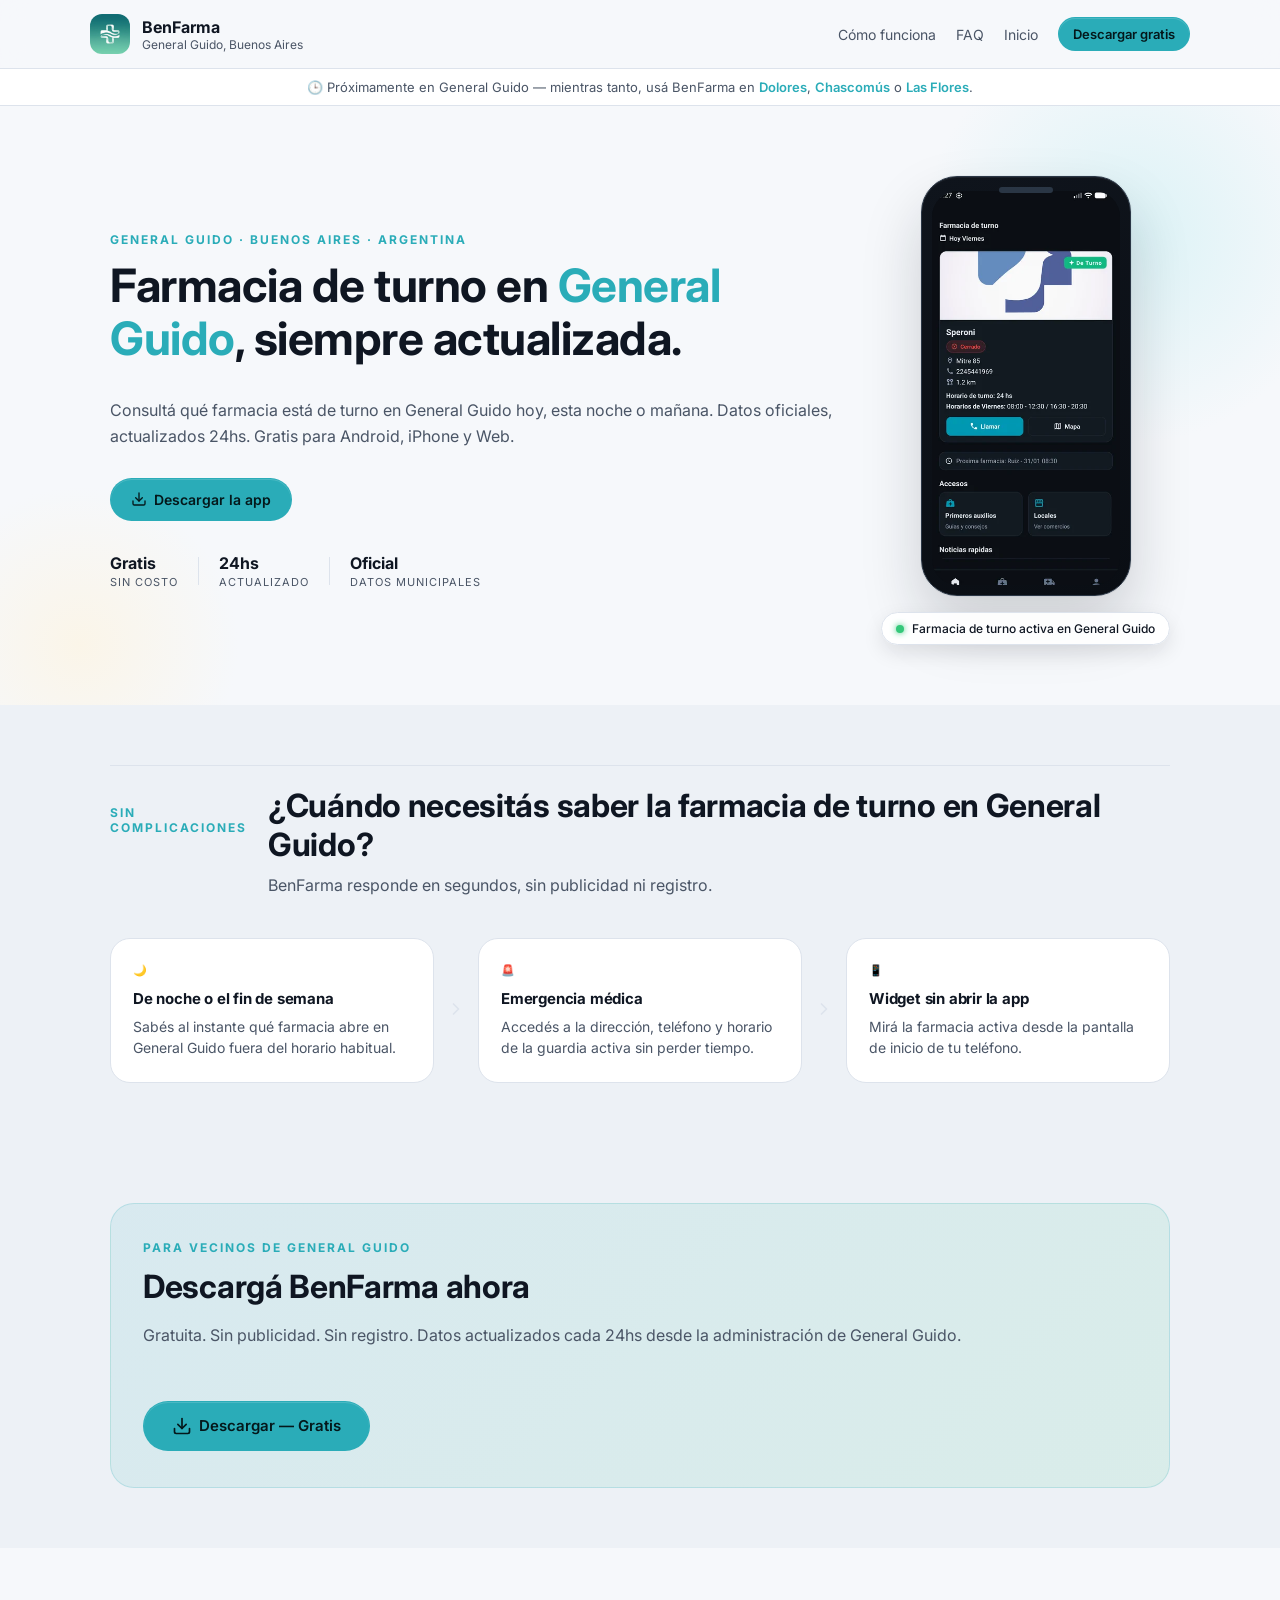
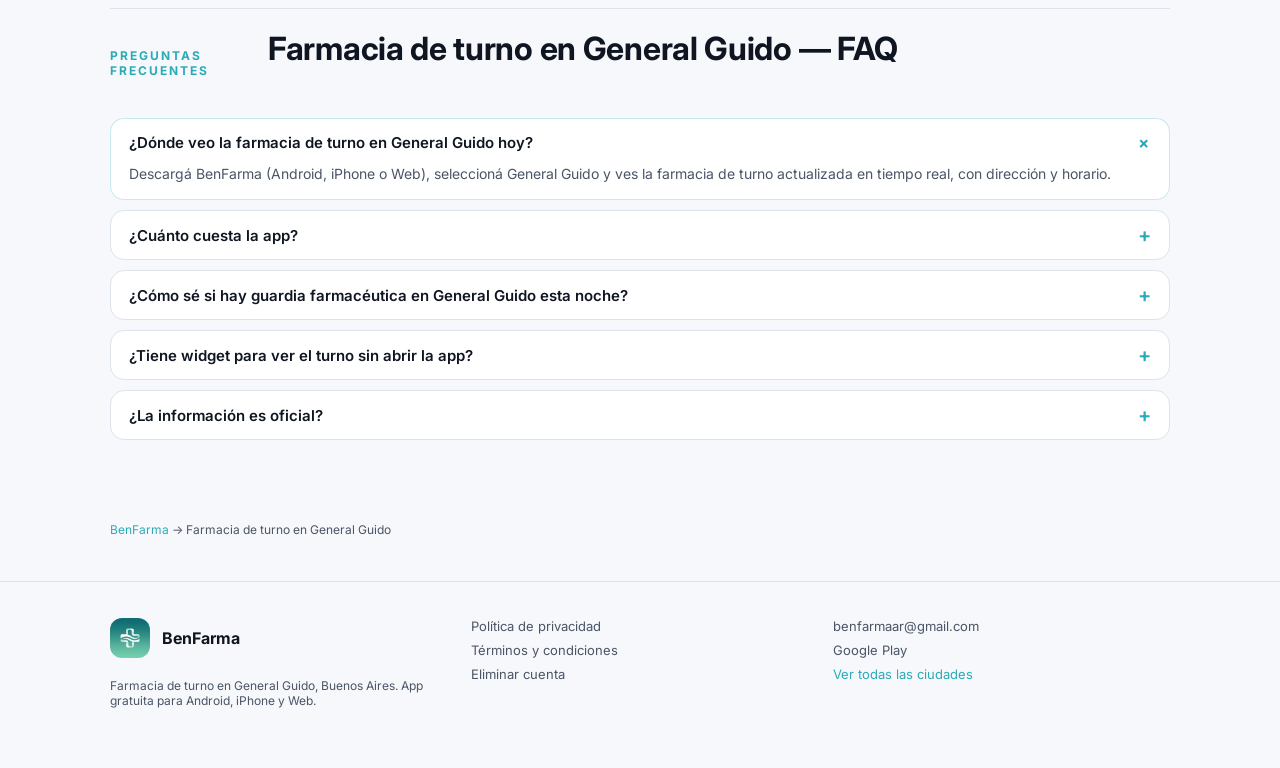
<file: docs/gral-guido/index.html>
<!doctype html>
<html lang="es">
  <head>
    <meta charset="utf-8" />
    <meta name="viewport" content="width=device-width, initial-scale=1" />
    <title>Farmacia de turno en General Guido, Buenos Aires — BenFarma</title>
    <meta name="description" content="Consultá la farmacia de turno en General Guido, Buenos Aires. Información actualizada 24hs: turnos, guardias, emergencias y avisos locales. App gratuita para Android, iPhone y Web." />
    <meta name="robots" content="index, follow" />
    <meta name="author" content="BenFarma" />
    <link rel="canonical" href="https://benfarma.com/gral-guido/" />

    <meta property="og:type" content="website" />
    <meta property="og:url" content="https://benfarma.com/gral-guido/" />
    <meta property="og:title" content="Farmacia de turno en General Guido, Buenos Aires — BenFarma" />
    <meta property="og:description" content="Consultá la farmacia de turno en General Guido en tiempo real. Turnos, guardias, emergencias y avisos locales. App gratuita." />
    <meta property="og:image" content="https://benfarma.com/assets/og-cover.jpg" />
    <meta property="og:image:width" content="1200" />
    <meta property="og:image:height" content="630" />
    <meta property="og:image:alt" content="BenFarma - Farmacia de turno en General Guido Buenos Aires" />
    <meta property="og:locale" content="es_AR" />
    <meta property="og:site_name" content="BenFarma" />

    <meta name="twitter:card" content="summary_large_image" />
    <meta name="twitter:title" content="Farmacia de turno en General Guido, Buenos Aires — BenFarma" />
    <meta name="twitter:description" content="Consultá la farmacia de turno en General Guido en tiempo real. App gratuita." />
    <meta name="twitter:image" content="https://benfarma.com/assets/og-cover.jpg" />
    <meta name="twitter:image:alt" content="BenFarma - Farmacia de turno General Guido" />

    <meta name="theme-color" content="#f6f8fb" />
    <meta name="mobile-web-app-capable" content="yes" />
    <meta name="apple-mobile-web-app-status-bar-style" content="black-translucent" />

    <script type="application/ld+json">
    {
      "@context": "https://schema.org",
      "@type": "SoftwareApplication",
      "name": "BenFarma",
      "operatingSystem": "ANDROID, IOS, WEB",
      "applicationCategory": "HealthApplication",
      "offers": { "@type": "Offer", "price": "0", "priceCurrency": "ARS" },
      "description": "App gratuita para consultar la farmacia de turno, emergencias y avisos locales en General Guido, Buenos Aires.",
      "featureList": "Farmacia de turno, Emergencias, Avisos locales, Widget de pantalla, Notificaciones push",
      "screenshot": ["https://benfarma.com/assets/home.webp", "https://benfarma.com/assets/farmacias.webp", "https://benfarma.com/assets/detalle.webp"],
      "downloadUrl": "https://play.google.com/store/apps/details?id=com.overcode.farmadolores",
      "url": "https://benfarma.com/gral-guido/"
    }
    </script>

    <script type="application/ld+json">
    {
      "@context": "https://schema.org",
      "@type": "City",
      "name": "General Guido",
      "containedInPlace": { "@type": "State", "name": "Buenos Aires", "containedInPlace": { "@type": "Country", "name": "Argentina" } }
    }
    </script>

    <script type="application/ld+json">
    {
      "@context": "https://schema.org",
      "@type": "FAQPage",
      "mainEntity": [
        { "@type": "Question", "name": "¿Dónde veo la farmacia de turno en General Guido hoy?", "acceptedAnswer": { "@type": "Answer", "text": "Descargá BenFarma (Android, iPhone o Web), seleccioná General Guido y ves la farmacia de turno actualizada en tiempo real, con dirección y horario." } },
        { "@type": "Question", "name": "¿Cuánto cuesta la app de farmacia de turno en General Guido?", "acceptedAnswer": { "@type": "Answer", "text": "BenFarma es completamente gratuita, sin publicidad intrusiva y sin registro obligatorio." } },
        { "@type": "Question", "name": "¿Cómo sé si hay guardia farmacéutica en General Guido esta noche?", "acceptedAnswer": { "@type": "Answer", "text": "BenFarma muestra el turno activo y la guardia próxima en General Guido, actualizado directamente desde la administración local." } },
        { "@type": "Question", "name": "¿BenFarma tiene widget para General Guido?", "acceptedAnswer": { "@type": "Answer", "text": "Sí. BenFarma incluye un widget para la pantalla de inicio de Android que muestra la farmacia de turno activa en General Guido sin necesidad de abrir la aplicación." } }
      ]
    }
    </script>

    <link rel="preconnect" href="https://fonts.googleapis.com" />
    <link rel="preconnect" href="https://fonts.gstatic.com" crossorigin />
    <link href="https://fonts.googleapis.com/css2?family=Inter:wght@400;500;600;700;800&display=swap" rel="stylesheet" />
    <link rel="icon" href="../assets/logo.ico" type="image/x-icon" />
    <link rel="shortcut icon" href="../assets/logo.ico" type="image/x-icon" />
    <link rel="apple-touch-icon" href="../assets/logo.png" />
    <link rel="manifest" href="../manifest.json" />
    <link rel="preload" as="image" href="../assets/logo.webp" />
    <link rel="stylesheet" href="../styles.css" />
  </head>
  <body>

    <header class="topbar">
      <div class="container topbar-content">
        <a href="/" class="brand">
          <img src="../assets/logo.webp" alt="Logo BenFarma" class="brand-logo" width="32" height="32" />
          <div>
            <p class="brand-name">BenFarma</p>
            <p class="brand-tag">General Guido, Buenos Aires</p>
          </div>
        </a>
        <input type="checkbox" id="nav-toggle" class="nav-toggle" />
        <label for="nav-toggle" class="nav-toggle-label" aria-label="Abrir menu"><span></span></label>
        <nav class="topbar-links">
          <a href="#como-funciona">Cómo funciona</a>
          <a href="#faq">FAQ</a>
          <a href="/">Inicio</a>
          <a class="button primary small" href="https://play.google.com/store/apps/details?id=com.overcode.farmadolores" target="_blank" rel="noopener noreferrer" data-smart-download>Descargar gratis</a>
        </nav>
      </div>
    </header>

    <div class="status-notice">
      <div class="container">
        <p>🕒 Próximamente en General Guido — mientras tanto, usá BenFarma en <a href="/dolores/">Dolores</a>, <a href="/chascomus/">Chascomús</a> o <a href="/las-flores/">Las Flores</a>.</p>
      </div>
    </div>

    <main>
      <section class="hero">
        <div class="hero-glow hero-glow--cyan" aria-hidden="true"></div>
        <div class="hero-glow hero-glow--green" aria-hidden="true"></div>
        <div class="container hero-grid">
          <div class="hero-text fade-in">
            <p class="eyebrow">General Guido · Buenos Aires · Argentina</p>
            <h1>Farmacia de turno en <span class="text-gradient">General Guido</span>, siempre actualizada.</h1>
            <p class="lead">Consultá qué farmacia está de turno en General Guido hoy, esta noche o mañana. Datos oficiales, actualizados 24hs. Gratis para Android, iPhone y Web.</p>
            <div class="cta-row">
              <a class="button primary" href="https://play.google.com/store/apps/details?id=com.overcode.farmadolores" target="_blank" rel="noopener noreferrer" data-smart-download>
                <svg width="16" height="16" viewBox="0 0 24 24" fill="none" stroke="currentColor" stroke-width="2" stroke-linecap="round" stroke-linejoin="round"><path d="M21 15v4a2 2 0 0 1-2 2H5a2 2 0 0 1-2-2v-4"/><polyline points="7 10 12 15 17 10"/><line x1="12" y1="15" x2="12" y2="3"/></svg>
                Descargar la app
              </a>
            </div>
            <div class="stats-row">
              <div class="stat"><span class="stat-value">Gratis</span><span class="stat-label">Sin costo</span></div>
              <div class="stat-divider"></div>
              <div class="stat"><span class="stat-value">24hs</span><span class="stat-label">Actualizado</span></div>
              <div class="stat-divider"></div>
              <div class="stat"><span class="stat-value">Oficial</span><span class="stat-label">Datos municipales</span></div>
            </div>
          </div>
          <div class="hero-visual slide-from-right">
            <div class="phone-mockup">
              <div class="phone-notch"></div>
              <div class="phone-screen">
                <img src="../assets/home.webp" alt="BenFarma - Farmacia de turno en General Guido" fetchpriority="high" width="360" height="800" />
              </div>
            </div>
            <div class="phone-float-card">
              <div class="phone-float-dot"></div>
              <span>Farmacia de turno activa en General Guido</span>
            </div>
          </div>
        </div>
      </section>

      <section id="como-funciona" class="section alt">
        <div class="container">
          <div class="section-head fade-in">
            <p class="eyebrow">Sin complicaciones</p>
            <h2>¿Cuándo necesitás saber la farmacia de turno en General Guido?</h2>
            <p class="lead">BenFarma responde en segundos, sin publicidad ni registro.</p>
          </div>
          <div class="steps-grid fade-in">
            <div class="step-card"><span class="step-number">🌙</span><h3>De noche o el fin de semana</h3><p>Sabés al instante qué farmacia abre en General Guido fuera del horario habitual.</p></div>
            <div class="step-arrow" aria-hidden="true"><svg width="20" height="20" viewBox="0 0 24 24" fill="none" stroke="currentColor" stroke-width="2" stroke-linecap="round" stroke-linejoin="round"><polyline points="9 18 15 12 9 6"/></svg></div>
            <div class="step-card"><span class="step-number">🚨</span><h3>Emergencia médica</h3><p>Accedés a la dirección, teléfono y horario de la guardia activa sin perder tiempo.</p></div>
            <div class="step-arrow" aria-hidden="true"><svg width="20" height="20" viewBox="0 0 24 24" fill="none" stroke="currentColor" stroke-width="2" stroke-linecap="round" stroke-linejoin="round"><polyline points="9 18 15 12 9 6"/></svg></div>
            <div class="step-card"><span class="step-number">📱</span><h3>Widget sin abrir la app</h3><p>Mirá la farmacia activa desde la pantalla de inicio de tu teléfono.</p></div>
          </div>
        </div>
      </section>

      <section class="section alt">
        <div class="container">
          <div class="cta-card fade-in">
            <div>
              <p class="eyebrow">Para vecinos de General Guido</p>
              <h2>Descargá BenFarma ahora</h2>
              <p class="lead">Gratuita. Sin publicidad. Sin registro. Datos actualizados cada 24hs desde la administración de General Guido.</p>
            </div>
            <div class="cta-row">
              <a class="button primary large" href="https://play.google.com/store/apps/details?id=com.overcode.farmadolores" target="_blank" rel="noopener noreferrer" data-smart-download>
                <svg width="20" height="20" viewBox="0 0 24 24" fill="none" stroke="currentColor" stroke-width="2" stroke-linecap="round" stroke-linejoin="round"><path d="M21 15v4a2 2 0 0 1-2 2H5a2 2 0 0 1-2-2v-4"/><polyline points="7 10 12 15 17 10"/><line x1="12" y1="15" x2="12" y2="3"/></svg>
                Descargar — Gratis
              </a>
            </div>
          </div>
        </div>
      </section>

      <section id="faq" class="section">
        <div class="container">
          <div class="section-head fade-in">
            <p class="eyebrow">Preguntas frecuentes</p>
            <h2>Farmacia de turno en General Guido — FAQ</h2>
          </div>
          <div class="faq fade-in">
            <details open><summary>¿Dónde veo la farmacia de turno en General Guido hoy?</summary><p>Descargá BenFarma (Android, iPhone o Web), seleccioná General Guido y ves la farmacia de turno actualizada en tiempo real, con dirección y horario.</p></details>
            <details><summary>¿Cuánto cuesta la app?</summary><p>BenFarma es completamente gratuita, sin publicidad intrusiva y sin registro obligatorio.</p></details>
            <details><summary>¿Cómo sé si hay guardia farmacéutica en General Guido esta noche?</summary><p>BenFarma muestra el turno activo y la guardia próxima, actualizado directamente desde la administración local de General Guido.</p></details>
            <details><summary>¿Tiene widget para ver el turno sin abrir la app?</summary><p>Sí. BenFarma incluye un widget para la pantalla de inicio de Android que muestra la farmacia de turno activa en General Guido.</p></details>
            <details><summary>¿La información es oficial?</summary><p>Sí. Los datos de turnos y avisos son cargados por la administración local de General Guido, Buenos Aires.</p></details>
          </div>
        </div>
      </section>

      <nav aria-label="Breadcrumb" class="section" style="padding-top:0;padding-bottom:2rem;">
        <div class="container">
          <p class="micro"><a href="/" class="link">BenFarma</a> → <span>Farmacia de turno en General Guido</span></p>
        </div>
      </nav>
    </main>

    <footer class="footer">
      <div class="container footer-grid">
        <div>
          <a href="/" class="brand" style="margin-bottom:8px;display:inline-flex;">
            <img src="../assets/logo.webp" alt="Logo BenFarma" class="brand-logo" loading="lazy" width="32" height="32" />
            <p class="brand-name">BenFarma</p>
          </a>
          <p class="micro">Farmacia de turno en General Guido, Buenos Aires. App gratuita para Android, iPhone y Web.</p>
        </div>
        <div class="footer-links">
          <a href="../politica-de-privacidad/">Política de privacidad</a>
          <a href="../terminos-y-condiciones/">Términos y condiciones</a>
          <a href="../account-deletion/">Eliminar cuenta</a>
        </div>
        <div class="footer-links">
          <a href="mailto:benfarmaar@gmail.com">benfarmaar@gmail.com</a>
          <a href="https://play.google.com/store/apps/details?id=com.overcode.farmadolores" target="_blank" rel="noopener noreferrer">Google Play</a>
          <a href="/" class="link">Ver todas las ciudades</a>
        </div>
      </div>
    </footer>

    <script type="application/ld+json">
    {
      "@context": "https://schema.org",
      "@type": "BreadcrumbList",
      "itemListElement": [
        { "@type": "ListItem", "position": 1, "name": "BenFarma", "item": "https://benfarma.com/" },
        { "@type": "ListItem", "position": 2, "name": "Farmacia de turno en General Guido", "item": "https://benfarma.com/gral-guido/" }
      ]
    }
    </script>

    <button class="back-to-top" id="backTop" aria-label="Volver arriba">
      <svg width="18" height="18" viewBox="0 0 24 24" fill="none" stroke="currentColor" stroke-width="2.5" stroke-linecap="round" stroke-linejoin="round"><polyline points="18 15 12 9 6 15"/></svg>
    </button>
    <script>
      const obs = new IntersectionObserver(es => es.forEach(e => e.isIntersecting && e.target.classList.add('visible')), { threshold: 0.1 });
      document.querySelectorAll('.fade-in, .slide-from-right').forEach(el => obs.observe(el));
      const btn = document.getElementById('backTop');
      window.addEventListener('scroll', () => btn.classList.toggle('visible', window.scrollY > 400), { passive: true });
      btn.addEventListener('click', () => window.scrollTo({ top: 0, behavior: 'smooth' }));

      // "Descargar la app" manda SIEMPRE a la web app (app.benfarma.com),
      // sin importar el dispositivo (Android, iPhone, desktop). Corre en
      // cualquier plataforma sin instalar nada desde una store. El link
      // literal a Google Play queda solo en el footer, explícito aparte.
      (function () {
        document.querySelectorAll('[data-smart-download]').forEach((el) => el.setAttribute('href', 'https://app.benfarma.com'));
      })();
    </script>
  </body>
</html>
</file>
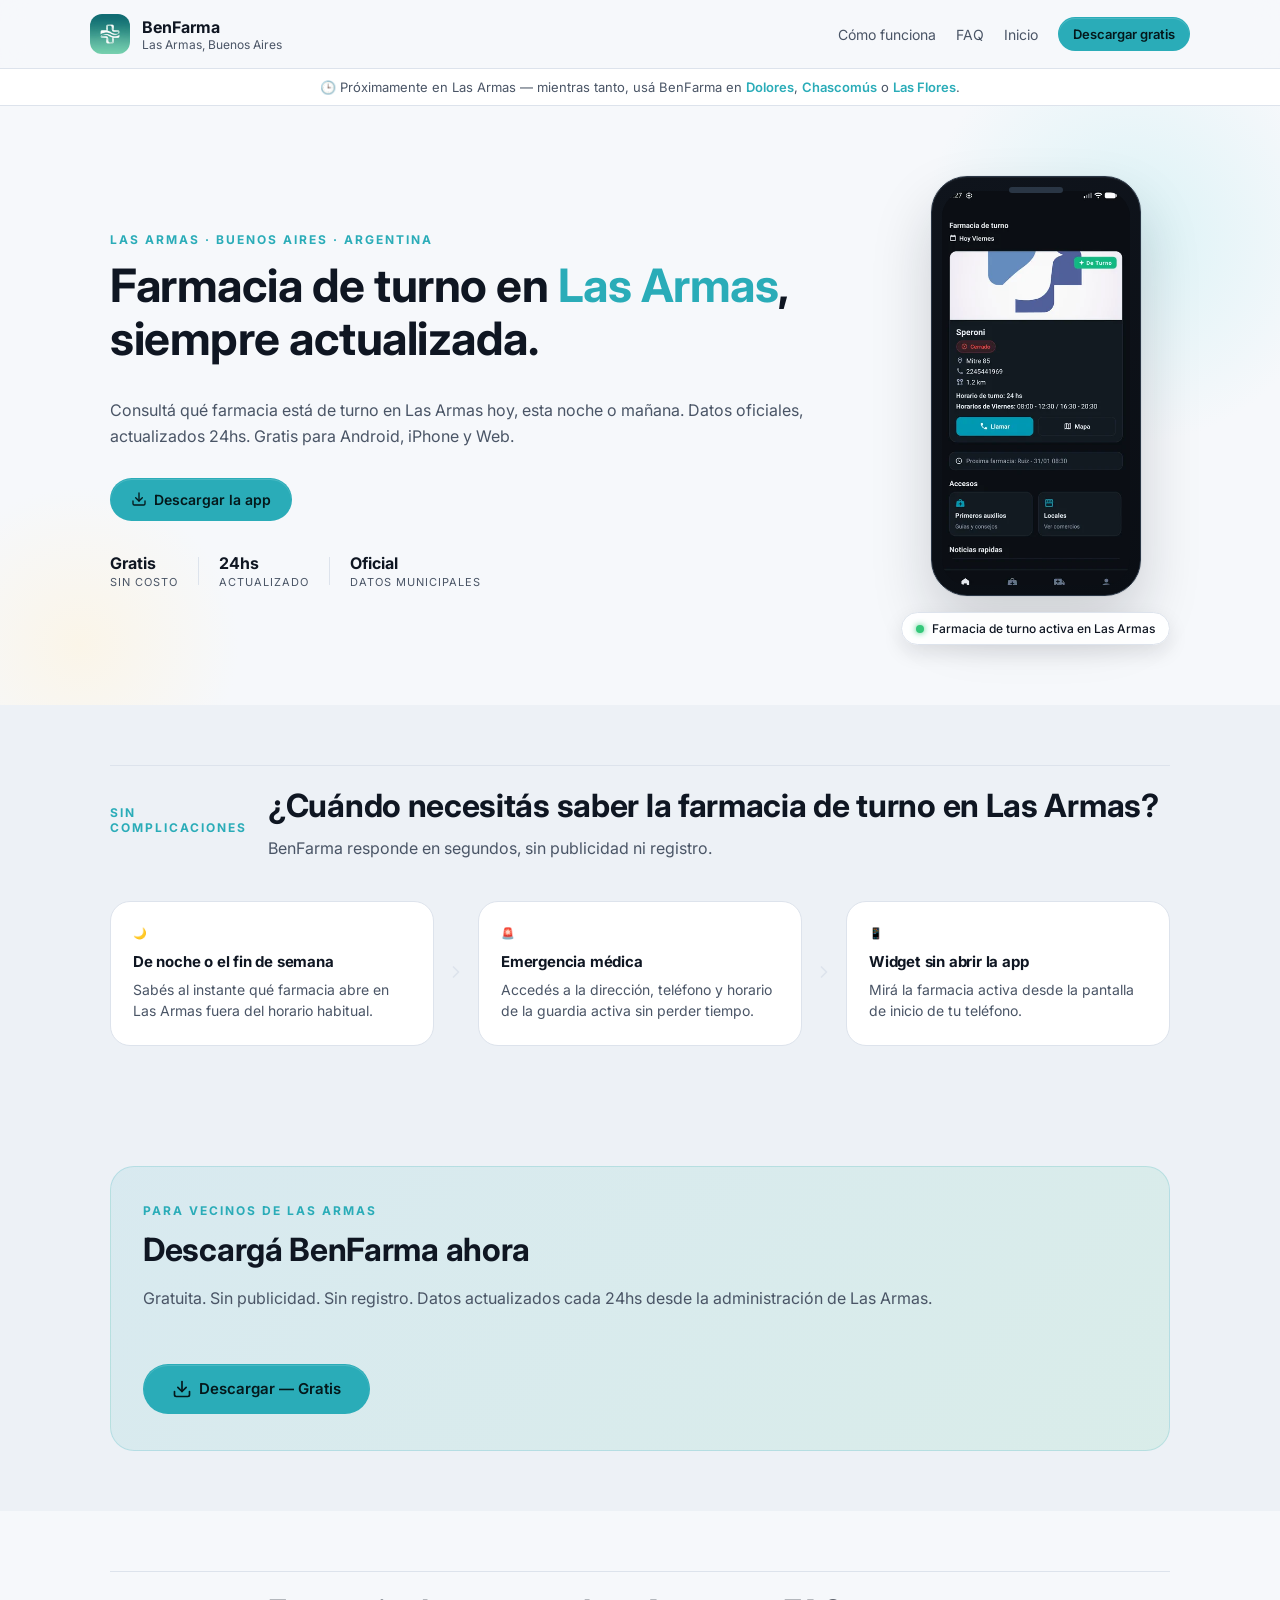
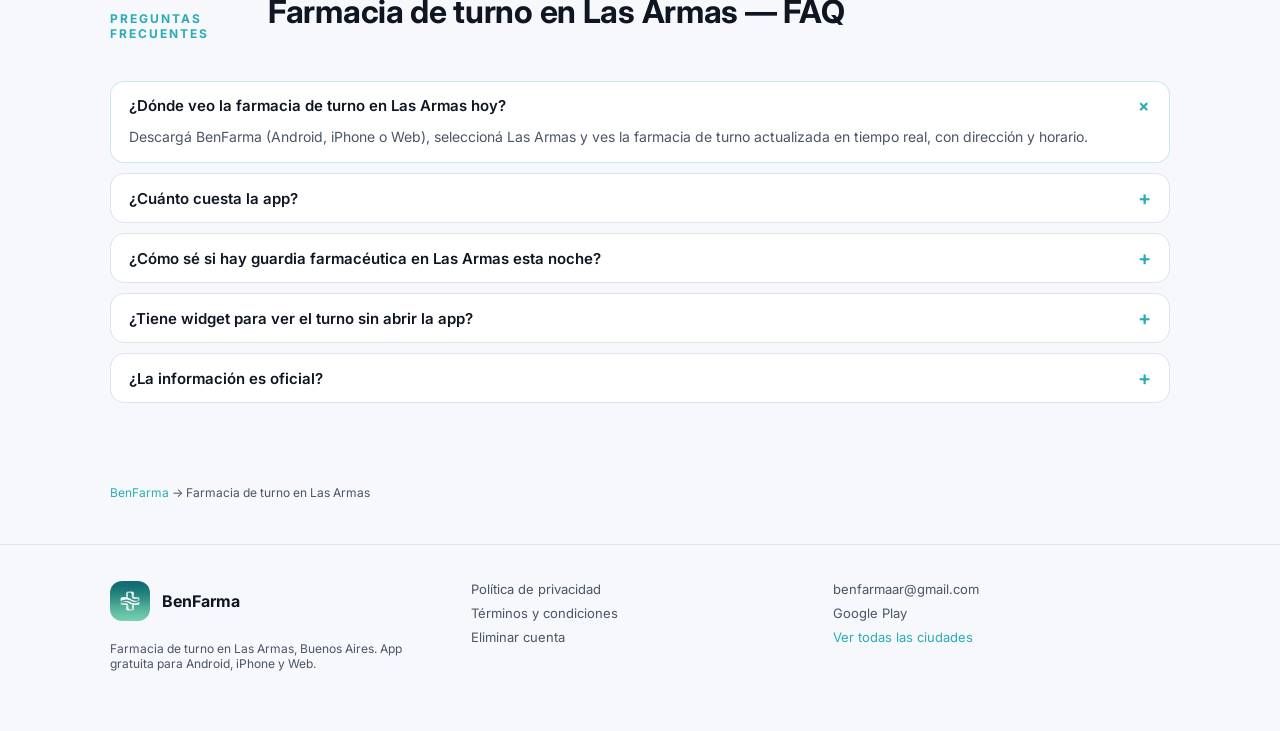
<file: docs/las-armas/index.html>
<!doctype html>
<html lang="es">
  <head>
    <meta charset="utf-8" />
    <meta name="viewport" content="width=device-width, initial-scale=1" />
    <title>Farmacia de turno en Las Armas, Buenos Aires — BenFarma</title>
    <meta name="description" content="Consultá la farmacia de turno en Las Armas, Buenos Aires. Información actualizada 24hs: turnos, guardias, emergencias y avisos locales. App gratuita para Android, iPhone y Web." />
    <meta name="robots" content="index, follow" />
    <meta name="author" content="BenFarma" />
    <link rel="canonical" href="https://benfarma.com/las-armas/" />

    <meta property="og:type" content="website" />
    <meta property="og:url" content="https://benfarma.com/las-armas/" />
    <meta property="og:title" content="Farmacia de turno en Las Armas, Buenos Aires — BenFarma" />
    <meta property="og:description" content="Consultá la farmacia de turno en Las Armas en tiempo real. Turnos, guardias, emergencias y avisos locales. App gratuita." />
    <meta property="og:image" content="https://benfarma.com/assets/og-cover.jpg" />
    <meta property="og:image:width" content="1200" />
    <meta property="og:image:height" content="630" />
    <meta property="og:image:alt" content="BenFarma - Farmacia de turno en Las Armas Buenos Aires" />
    <meta property="og:locale" content="es_AR" />
    <meta property="og:site_name" content="BenFarma" />

    <meta name="twitter:card" content="summary_large_image" />
    <meta name="twitter:title" content="Farmacia de turno en Las Armas, Buenos Aires — BenFarma" />
    <meta name="twitter:description" content="Consultá la farmacia de turno en Las Armas en tiempo real. App gratuita." />
    <meta name="twitter:image" content="https://benfarma.com/assets/og-cover.jpg" />
    <meta name="twitter:image:alt" content="BenFarma - Farmacia de turno Las Armas" />

    <meta name="theme-color" content="#f6f8fb" />
    <meta name="mobile-web-app-capable" content="yes" />
    <meta name="apple-mobile-web-app-status-bar-style" content="black-translucent" />

    <script type="application/ld+json">
    {
      "@context": "https://schema.org",
      "@type": "SoftwareApplication",
      "name": "BenFarma",
      "operatingSystem": "ANDROID, IOS, WEB",
      "applicationCategory": "HealthApplication",
      "offers": { "@type": "Offer", "price": "0", "priceCurrency": "ARS" },
      "description": "App gratuita para consultar la farmacia de turno, emergencias y avisos locales en Las Armas, Buenos Aires.",
      "featureList": "Farmacia de turno, Emergencias, Avisos locales, Widget de pantalla, Notificaciones push",
      "screenshot": ["https://benfarma.com/assets/home.webp", "https://benfarma.com/assets/farmacias.webp", "https://benfarma.com/assets/detalle.webp"],
      "downloadUrl": "https://play.google.com/store/apps/details?id=com.overcode.farmadolores",
      "url": "https://benfarma.com/las-armas/"
    }
    </script>

    <script type="application/ld+json">
    {
      "@context": "https://schema.org",
      "@type": "City",
      "name": "Las Armas",
      "containedInPlace": { "@type": "State", "name": "Buenos Aires", "containedInPlace": { "@type": "Country", "name": "Argentina" } }
    }
    </script>

    <script type="application/ld+json">
    {
      "@context": "https://schema.org",
      "@type": "FAQPage",
      "mainEntity": [
        { "@type": "Question", "name": "¿Dónde veo la farmacia de turno en Las Armas hoy?", "acceptedAnswer": { "@type": "Answer", "text": "Descargá BenFarma (Android, iPhone o Web), seleccioná Las Armas y ves la farmacia de turno actualizada en tiempo real, con dirección y horario." } },
        { "@type": "Question", "name": "¿Cuánto cuesta la app de farmacia de turno en Las Armas?", "acceptedAnswer": { "@type": "Answer", "text": "BenFarma es completamente gratuita, sin publicidad intrusiva y sin registro obligatorio." } },
        { "@type": "Question", "name": "¿Cómo sé si hay guardia farmacéutica en Las Armas esta noche?", "acceptedAnswer": { "@type": "Answer", "text": "BenFarma muestra el turno activo y la guardia próxima en Las Armas, actualizado directamente desde la administración local." } },
        { "@type": "Question", "name": "¿BenFarma tiene widget para Las Armas?", "acceptedAnswer": { "@type": "Answer", "text": "Sí. BenFarma incluye un widget para la pantalla de inicio de Android que muestra la farmacia de turno activa en Las Armas sin necesidad de abrir la aplicación." } }
      ]
    }
    </script>

    <link rel="preconnect" href="https://fonts.googleapis.com" />
    <link rel="preconnect" href="https://fonts.gstatic.com" crossorigin />
    <link href="https://fonts.googleapis.com/css2?family=Inter:wght@400;500;600;700;800&display=swap" rel="stylesheet" />
    <link rel="icon" href="../assets/logo.ico" type="image/x-icon" />
    <link rel="shortcut icon" href="../assets/logo.ico" type="image/x-icon" />
    <link rel="apple-touch-icon" href="../assets/logo.png" />
    <link rel="manifest" href="../manifest.json" />
    <link rel="preload" as="image" href="../assets/logo.webp" />
    <link rel="stylesheet" href="../styles.css" />
  </head>
  <body>

    <header class="topbar">
      <div class="container topbar-content">
        <a href="/" class="brand">
          <img src="../assets/logo.webp" alt="Logo BenFarma" class="brand-logo" width="32" height="32" />
          <div>
            <p class="brand-name">BenFarma</p>
            <p class="brand-tag">Las Armas, Buenos Aires</p>
          </div>
        </a>
        <input type="checkbox" id="nav-toggle" class="nav-toggle" />
        <label for="nav-toggle" class="nav-toggle-label" aria-label="Abrir menu"><span></span></label>
        <nav class="topbar-links">
          <a href="#como-funciona">Cómo funciona</a>
          <a href="#faq">FAQ</a>
          <a href="/">Inicio</a>
          <a class="button primary small" href="https://play.google.com/store/apps/details?id=com.overcode.farmadolores" target="_blank" rel="noopener noreferrer" data-smart-download>Descargar gratis</a>
        </nav>
      </div>
    </header>

    <div class="status-notice">
      <div class="container">
        <p>🕒 Próximamente en Las Armas — mientras tanto, usá BenFarma en <a href="/dolores/">Dolores</a>, <a href="/chascomus/">Chascomús</a> o <a href="/las-flores/">Las Flores</a>.</p>
      </div>
    </div>

    <main>
      <section class="hero">
        <div class="hero-glow hero-glow--cyan" aria-hidden="true"></div>
        <div class="hero-glow hero-glow--green" aria-hidden="true"></div>
        <div class="container hero-grid">
          <div class="hero-text fade-in">
            <p class="eyebrow">Las Armas · Buenos Aires · Argentina</p>
            <h1>Farmacia de turno en <span class="text-gradient">Las Armas</span>, siempre actualizada.</h1>
            <p class="lead">Consultá qué farmacia está de turno en Las Armas hoy, esta noche o mañana. Datos oficiales, actualizados 24hs. Gratis para Android, iPhone y Web.</p>
            <div class="cta-row">
              <a class="button primary" href="https://play.google.com/store/apps/details?id=com.overcode.farmadolores" target="_blank" rel="noopener noreferrer" data-smart-download>
                <svg width="16" height="16" viewBox="0 0 24 24" fill="none" stroke="currentColor" stroke-width="2" stroke-linecap="round" stroke-linejoin="round"><path d="M21 15v4a2 2 0 0 1-2 2H5a2 2 0 0 1-2-2v-4"/><polyline points="7 10 12 15 17 10"/><line x1="12" y1="15" x2="12" y2="3"/></svg>
                Descargar la app
              </a>
            </div>
            <div class="stats-row">
              <div class="stat"><span class="stat-value">Gratis</span><span class="stat-label">Sin costo</span></div>
              <div class="stat-divider"></div>
              <div class="stat"><span class="stat-value">24hs</span><span class="stat-label">Actualizado</span></div>
              <div class="stat-divider"></div>
              <div class="stat"><span class="stat-value">Oficial</span><span class="stat-label">Datos municipales</span></div>
            </div>
          </div>
          <div class="hero-visual slide-from-right">
            <div class="phone-mockup">
              <div class="phone-notch"></div>
              <div class="phone-screen">
                <img src="../assets/home.webp" alt="BenFarma - Farmacia de turno en Las Armas" fetchpriority="high" width="360" height="800" />
              </div>
            </div>
            <div class="phone-float-card">
              <div class="phone-float-dot"></div>
              <span>Farmacia de turno activa en Las Armas</span>
            </div>
          </div>
        </div>
      </section>

      <section id="como-funciona" class="section alt">
        <div class="container">
          <div class="section-head fade-in">
            <p class="eyebrow">Sin complicaciones</p>
            <h2>¿Cuándo necesitás saber la farmacia de turno en Las Armas?</h2>
            <p class="lead">BenFarma responde en segundos, sin publicidad ni registro.</p>
          </div>
          <div class="steps-grid fade-in">
            <div class="step-card"><span class="step-number">🌙</span><h3>De noche o el fin de semana</h3><p>Sabés al instante qué farmacia abre en Las Armas fuera del horario habitual.</p></div>
            <div class="step-arrow" aria-hidden="true"><svg width="20" height="20" viewBox="0 0 24 24" fill="none" stroke="currentColor" stroke-width="2" stroke-linecap="round" stroke-linejoin="round"><polyline points="9 18 15 12 9 6"/></svg></div>
            <div class="step-card"><span class="step-number">🚨</span><h3>Emergencia médica</h3><p>Accedés a la dirección, teléfono y horario de la guardia activa sin perder tiempo.</p></div>
            <div class="step-arrow" aria-hidden="true"><svg width="20" height="20" viewBox="0 0 24 24" fill="none" stroke="currentColor" stroke-width="2" stroke-linecap="round" stroke-linejoin="round"><polyline points="9 18 15 12 9 6"/></svg></div>
            <div class="step-card"><span class="step-number">📱</span><h3>Widget sin abrir la app</h3><p>Mirá la farmacia activa desde la pantalla de inicio de tu teléfono.</p></div>
          </div>
        </div>
      </section>

      <section class="section alt">
        <div class="container">
          <div class="cta-card fade-in">
            <div>
              <p class="eyebrow">Para vecinos de Las Armas</p>
              <h2>Descargá BenFarma ahora</h2>
              <p class="lead">Gratuita. Sin publicidad. Sin registro. Datos actualizados cada 24hs desde la administración de Las Armas.</p>
            </div>
            <div class="cta-row">
              <a class="button primary large" href="https://play.google.com/store/apps/details?id=com.overcode.farmadolores" target="_blank" rel="noopener noreferrer" data-smart-download>
                <svg width="20" height="20" viewBox="0 0 24 24" fill="none" stroke="currentColor" stroke-width="2" stroke-linecap="round" stroke-linejoin="round"><path d="M21 15v4a2 2 0 0 1-2 2H5a2 2 0 0 1-2-2v-4"/><polyline points="7 10 12 15 17 10"/><line x1="12" y1="15" x2="12" y2="3"/></svg>
                Descargar — Gratis
              </a>
            </div>
          </div>
        </div>
      </section>

      <section id="faq" class="section">
        <div class="container">
          <div class="section-head fade-in">
            <p class="eyebrow">Preguntas frecuentes</p>
            <h2>Farmacia de turno en Las Armas — FAQ</h2>
          </div>
          <div class="faq fade-in">
            <details open><summary>¿Dónde veo la farmacia de turno en Las Armas hoy?</summary><p>Descargá BenFarma (Android, iPhone o Web), seleccioná Las Armas y ves la farmacia de turno actualizada en tiempo real, con dirección y horario.</p></details>
            <details><summary>¿Cuánto cuesta la app?</summary><p>BenFarma es completamente gratuita, sin publicidad intrusiva y sin registro obligatorio.</p></details>
            <details><summary>¿Cómo sé si hay guardia farmacéutica en Las Armas esta noche?</summary><p>BenFarma muestra el turno activo y la guardia próxima, actualizado directamente desde la administración local de Las Armas.</p></details>
            <details><summary>¿Tiene widget para ver el turno sin abrir la app?</summary><p>Sí. BenFarma incluye un widget para la pantalla de inicio de Android que muestra la farmacia de turno activa en Las Armas.</p></details>
            <details><summary>¿La información es oficial?</summary><p>Sí. Los datos de turnos y avisos son cargados por la administración local de Las Armas, Buenos Aires.</p></details>
          </div>
        </div>
      </section>

      <nav aria-label="Breadcrumb" class="section" style="padding-top:0;padding-bottom:2rem;">
        <div class="container">
          <p class="micro"><a href="/" class="link">BenFarma</a> → <span>Farmacia de turno en Las Armas</span></p>
        </div>
      </nav>
    </main>

    <footer class="footer">
      <div class="container footer-grid">
        <div>
          <a href="/" class="brand" style="margin-bottom:8px;display:inline-flex;">
            <img src="../assets/logo.webp" alt="Logo BenFarma" class="brand-logo" loading="lazy" width="32" height="32" />
            <p class="brand-name">BenFarma</p>
          </a>
          <p class="micro">Farmacia de turno en Las Armas, Buenos Aires. App gratuita para Android, iPhone y Web.</p>
        </div>
        <div class="footer-links">
          <a href="../politica-de-privacidad/">Política de privacidad</a>
          <a href="../terminos-y-condiciones/">Términos y condiciones</a>
          <a href="../account-deletion/">Eliminar cuenta</a>
        </div>
        <div class="footer-links">
          <a href="mailto:benfarmaar@gmail.com">benfarmaar@gmail.com</a>
          <a href="https://play.google.com/store/apps/details?id=com.overcode.farmadolores" target="_blank" rel="noopener noreferrer">Google Play</a>
          <a href="/" class="link">Ver todas las ciudades</a>
        </div>
      </div>
    </footer>

    <script type="application/ld+json">
    {
      "@context": "https://schema.org",
      "@type": "BreadcrumbList",
      "itemListElement": [
        { "@type": "ListItem", "position": 1, "name": "BenFarma", "item": "https://benfarma.com/" },
        { "@type": "ListItem", "position": 2, "name": "Farmacia de turno en Las Armas", "item": "https://benfarma.com/las-armas/" }
      ]
    }
    </script>

    <button class="back-to-top" id="backTop" aria-label="Volver arriba">
      <svg width="18" height="18" viewBox="0 0 24 24" fill="none" stroke="currentColor" stroke-width="2.5" stroke-linecap="round" stroke-linejoin="round"><polyline points="18 15 12 9 6 15"/></svg>
    </button>
    <script>
      const obs = new IntersectionObserver(es => es.forEach(e => e.isIntersecting && e.target.classList.add('visible')), { threshold: 0.1 });
      document.querySelectorAll('.fade-in, .slide-from-right').forEach(el => obs.observe(el));
      const btn = document.getElementById('backTop');
      window.addEventListener('scroll', () => btn.classList.toggle('visible', window.scrollY > 400), { passive: true });
      btn.addEventListener('click', () => window.scrollTo({ top: 0, behavior: 'smooth' }));

      // "Descargar la app" manda SIEMPRE a la web app (app.benfarma.com),
      // sin importar el dispositivo (Android, iPhone, desktop). Corre en
      // cualquier plataforma sin instalar nada desde una store. El link
      // literal a Google Play queda solo en el footer, explícito aparte.
      (function () {
        document.querySelectorAll('[data-smart-download]').forEach((el) => el.setAttribute('href', 'https://app.benfarma.com'));
      })();
    </script>
  </body>
</html>
</file>
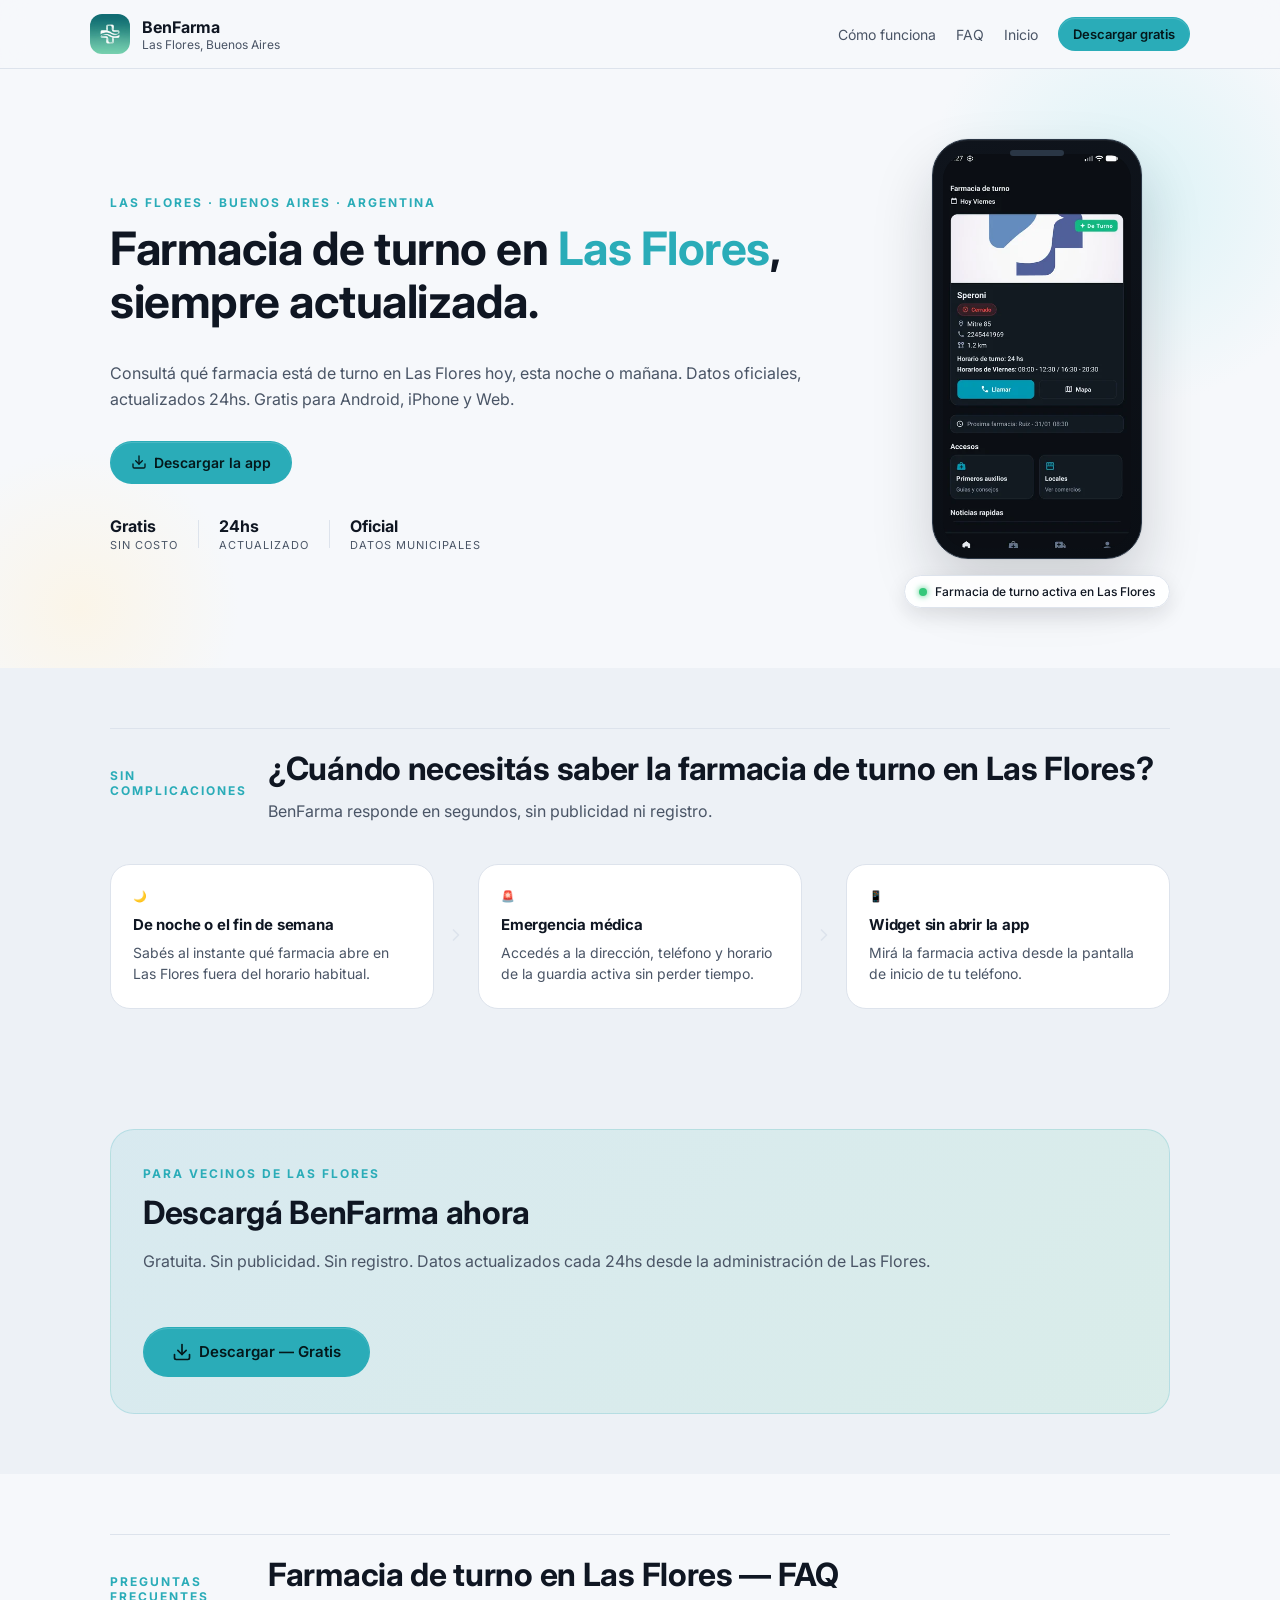
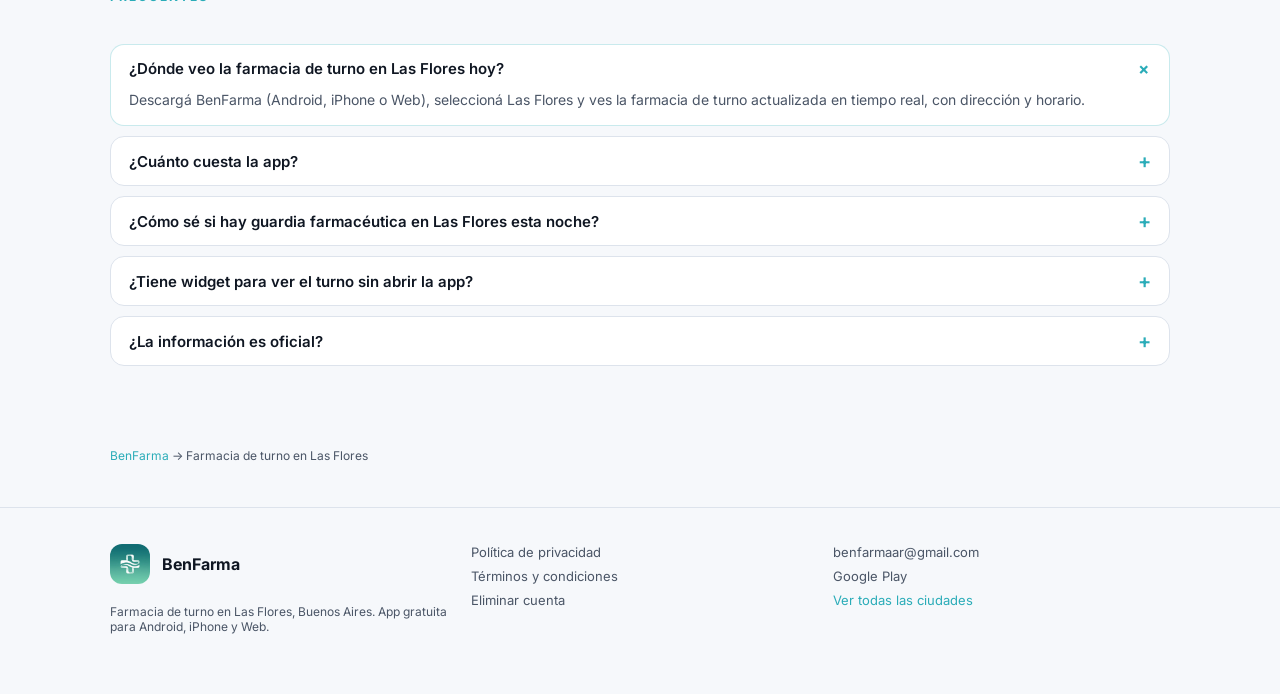
<file: docs/las-flores/index.html>
<!doctype html>
<html lang="es">
  <head>
    <meta charset="utf-8" />
    <meta name="viewport" content="width=device-width, initial-scale=1" />
    <title>Farmacia de turno en Las Flores, Buenos Aires — BenFarma</title>
    <meta name="description" content="Consultá la farmacia de turno en Las Flores, Buenos Aires. Información actualizada 24hs: turnos, guardias, emergencias y avisos locales. App gratuita para Android, iPhone y Web." />
    <meta name="robots" content="index, follow" />
    <meta name="author" content="BenFarma" />
    <link rel="canonical" href="https://benfarma.com/las-flores/" />

    <meta property="og:type" content="website" />
    <meta property="og:url" content="https://benfarma.com/las-flores/" />
    <meta property="og:title" content="Farmacia de turno en Las Flores, Buenos Aires — BenFarma" />
    <meta property="og:description" content="Consultá la farmacia de turno en Las Flores en tiempo real. Turnos, guardias, emergencias y avisos locales. App gratuita." />
    <meta property="og:image" content="https://benfarma.com/assets/og-cover.jpg" />
    <meta property="og:image:width" content="1200" />
    <meta property="og:image:height" content="630" />
    <meta property="og:image:alt" content="BenFarma - Farmacia de turno en Las Flores Buenos Aires" />
    <meta property="og:locale" content="es_AR" />
    <meta property="og:site_name" content="BenFarma" />

    <meta name="twitter:card" content="summary_large_image" />
    <meta name="twitter:title" content="Farmacia de turno en Las Flores, Buenos Aires — BenFarma" />
    <meta name="twitter:description" content="Consultá la farmacia de turno en Las Flores en tiempo real. App gratuita." />
    <meta name="twitter:image" content="https://benfarma.com/assets/og-cover.jpg" />
    <meta name="twitter:image:alt" content="BenFarma - Farmacia de turno Las Flores" />

    <meta name="theme-color" content="#f6f8fb" />
    <meta name="mobile-web-app-capable" content="yes" />
    <meta name="apple-mobile-web-app-status-bar-style" content="black-translucent" />

    <script type="application/ld+json">
    {
      "@context": "https://schema.org",
      "@type": "SoftwareApplication",
      "name": "BenFarma",
      "operatingSystem": "ANDROID, IOS, WEB",
      "applicationCategory": "HealthApplication",
      "offers": { "@type": "Offer", "price": "0", "priceCurrency": "ARS" },
      "description": "App gratuita para consultar la farmacia de turno, emergencias y avisos locales en Las Flores, Buenos Aires.",
      "featureList": "Farmacia de turno, Emergencias, Avisos locales, Widget de pantalla, Notificaciones push",
      "screenshot": ["https://benfarma.com/assets/home.webp", "https://benfarma.com/assets/farmacias.webp", "https://benfarma.com/assets/detalle.webp"],
      "downloadUrl": "https://play.google.com/store/apps/details?id=com.overcode.farmadolores",
      "url": "https://benfarma.com/las-flores/"
    }
    </script>

    <script type="application/ld+json">
    {
      "@context": "https://schema.org",
      "@type": "City",
      "name": "Las Flores",
      "containedInPlace": { "@type": "State", "name": "Buenos Aires", "containedInPlace": { "@type": "Country", "name": "Argentina" } }
    }
    </script>

    <script type="application/ld+json">
    {
      "@context": "https://schema.org",
      "@type": "FAQPage",
      "mainEntity": [
        { "@type": "Question", "name": "¿Dónde veo la farmacia de turno en Las Flores hoy?", "acceptedAnswer": { "@type": "Answer", "text": "Descargá BenFarma (Android, iPhone o Web), seleccioná Las Flores y ves la farmacia de turno actualizada en tiempo real, con dirección y horario." } },
        { "@type": "Question", "name": "¿Cuánto cuesta la app de farmacia de turno en Las Flores?", "acceptedAnswer": { "@type": "Answer", "text": "BenFarma es completamente gratuita, sin publicidad intrusiva y sin registro obligatorio." } },
        { "@type": "Question", "name": "¿Cómo sé si hay guardia farmacéutica en Las Flores esta noche?", "acceptedAnswer": { "@type": "Answer", "text": "BenFarma muestra el turno activo y la guardia próxima en Las Flores, actualizado directamente desde la administración local." } },
        { "@type": "Question", "name": "¿BenFarma tiene widget para Las Flores?", "acceptedAnswer": { "@type": "Answer", "text": "Sí. BenFarma incluye un widget para la pantalla de inicio de Android que muestra la farmacia de turno activa en Las Flores sin necesidad de abrir la aplicación." } }
      ]
    }
    </script>

    <link rel="preconnect" href="https://fonts.googleapis.com" />
    <link rel="preconnect" href="https://fonts.gstatic.com" crossorigin />
    <link href="https://fonts.googleapis.com/css2?family=Inter:wght@400;500;600;700;800&display=swap" rel="stylesheet" />
    <link rel="icon" href="../assets/logo.ico" type="image/x-icon" />
    <link rel="shortcut icon" href="../assets/logo.ico" type="image/x-icon" />
    <link rel="apple-touch-icon" href="../assets/logo.png" />
    <link rel="manifest" href="../manifest.json" />
    <link rel="preload" as="image" href="../assets/logo.webp" />
    <link rel="stylesheet" href="../styles.css" />
  </head>
  <body>

    <header class="topbar">
      <div class="container topbar-content">
        <a href="/" class="brand">
          <img src="../assets/logo.webp" alt="Logo BenFarma" class="brand-logo" width="32" height="32" />
          <div>
            <p class="brand-name">BenFarma</p>
            <p class="brand-tag">Las Flores, Buenos Aires</p>
          </div>
        </a>
        <input type="checkbox" id="nav-toggle" class="nav-toggle" />
        <label for="nav-toggle" class="nav-toggle-label" aria-label="Abrir menu"><span></span></label>
        <nav class="topbar-links">
          <a href="#como-funciona">Cómo funciona</a>
          <a href="#faq">FAQ</a>
          <a href="/">Inicio</a>
          <a class="button primary small" href="https://play.google.com/store/apps/details?id=com.overcode.farmadolores" target="_blank" rel="noopener noreferrer" data-smart-download>Descargar gratis</a>
        </nav>
      </div>
    </header>

    <main>
      <section class="hero">
        <div class="hero-glow hero-glow--cyan" aria-hidden="true"></div>
        <div class="hero-glow hero-glow--green" aria-hidden="true"></div>
        <div class="container hero-grid">
          <div class="hero-text fade-in">
            <p class="eyebrow">Las Flores · Buenos Aires · Argentina</p>
            <h1>Farmacia de turno en <span class="text-gradient">Las Flores</span>, siempre actualizada.</h1>
            <p class="lead">Consultá qué farmacia está de turno en Las Flores hoy, esta noche o mañana. Datos oficiales, actualizados 24hs. Gratis para Android, iPhone y Web.</p>
            <div class="cta-row">
              <a class="button primary" href="https://play.google.com/store/apps/details?id=com.overcode.farmadolores" target="_blank" rel="noopener noreferrer" data-smart-download>
                <svg width="16" height="16" viewBox="0 0 24 24" fill="none" stroke="currentColor" stroke-width="2" stroke-linecap="round" stroke-linejoin="round"><path d="M21 15v4a2 2 0 0 1-2 2H5a2 2 0 0 1-2-2v-4"/><polyline points="7 10 12 15 17 10"/><line x1="12" y1="15" x2="12" y2="3"/></svg>
                Descargar la app
              </a>
            </div>
            <div class="stats-row">
              <div class="stat"><span class="stat-value">Gratis</span><span class="stat-label">Sin costo</span></div>
              <div class="stat-divider"></div>
              <div class="stat"><span class="stat-value">24hs</span><span class="stat-label">Actualizado</span></div>
              <div class="stat-divider"></div>
              <div class="stat"><span class="stat-value">Oficial</span><span class="stat-label">Datos municipales</span></div>
            </div>
          </div>
          <div class="hero-visual slide-from-right">
            <div class="phone-mockup">
              <div class="phone-notch"></div>
              <div class="phone-screen">
                <img src="../assets/home.webp" alt="BenFarma - Farmacia de turno en Las Flores" fetchpriority="high" width="360" height="800" />
              </div>
            </div>
            <div class="phone-float-card">
              <div class="phone-float-dot"></div>
              <span>Farmacia de turno activa en Las Flores</span>
            </div>
          </div>
        </div>
      </section>

      <section id="como-funciona" class="section alt">
        <div class="container">
          <div class="section-head fade-in">
            <p class="eyebrow">Sin complicaciones</p>
            <h2>¿Cuándo necesitás saber la farmacia de turno en Las Flores?</h2>
            <p class="lead">BenFarma responde en segundos, sin publicidad ni registro.</p>
          </div>
          <div class="steps-grid fade-in">
            <div class="step-card"><span class="step-number">🌙</span><h3>De noche o el fin de semana</h3><p>Sabés al instante qué farmacia abre en Las Flores fuera del horario habitual.</p></div>
            <div class="step-arrow" aria-hidden="true"><svg width="20" height="20" viewBox="0 0 24 24" fill="none" stroke="currentColor" stroke-width="2" stroke-linecap="round" stroke-linejoin="round"><polyline points="9 18 15 12 9 6"/></svg></div>
            <div class="step-card"><span class="step-number">🚨</span><h3>Emergencia médica</h3><p>Accedés a la dirección, teléfono y horario de la guardia activa sin perder tiempo.</p></div>
            <div class="step-arrow" aria-hidden="true"><svg width="20" height="20" viewBox="0 0 24 24" fill="none" stroke="currentColor" stroke-width="2" stroke-linecap="round" stroke-linejoin="round"><polyline points="9 18 15 12 9 6"/></svg></div>
            <div class="step-card"><span class="step-number">📱</span><h3>Widget sin abrir la app</h3><p>Mirá la farmacia activa desde la pantalla de inicio de tu teléfono.</p></div>
          </div>
        </div>
      </section>

      <section class="section alt">
        <div class="container">
          <div class="cta-card fade-in">
            <div>
              <p class="eyebrow">Para vecinos de Las Flores</p>
              <h2>Descargá BenFarma ahora</h2>
              <p class="lead">Gratuita. Sin publicidad. Sin registro. Datos actualizados cada 24hs desde la administración de Las Flores.</p>
            </div>
            <div class="cta-row">
              <a class="button primary large" href="https://play.google.com/store/apps/details?id=com.overcode.farmadolores" target="_blank" rel="noopener noreferrer" data-smart-download>
                <svg width="20" height="20" viewBox="0 0 24 24" fill="none" stroke="currentColor" stroke-width="2" stroke-linecap="round" stroke-linejoin="round"><path d="M21 15v4a2 2 0 0 1-2 2H5a2 2 0 0 1-2-2v-4"/><polyline points="7 10 12 15 17 10"/><line x1="12" y1="15" x2="12" y2="3"/></svg>
                Descargar — Gratis
              </a>
            </div>
          </div>
        </div>
      </section>

      <section id="faq" class="section">
        <div class="container">
          <div class="section-head fade-in">
            <p class="eyebrow">Preguntas frecuentes</p>
            <h2>Farmacia de turno en Las Flores — FAQ</h2>
          </div>
          <div class="faq fade-in">
            <details open><summary>¿Dónde veo la farmacia de turno en Las Flores hoy?</summary><p>Descargá BenFarma (Android, iPhone o Web), seleccioná Las Flores y ves la farmacia de turno actualizada en tiempo real, con dirección y horario.</p></details>
            <details><summary>¿Cuánto cuesta la app?</summary><p>BenFarma es completamente gratuita, sin publicidad intrusiva y sin registro obligatorio.</p></details>
            <details><summary>¿Cómo sé si hay guardia farmacéutica en Las Flores esta noche?</summary><p>BenFarma muestra el turno activo y la guardia próxima, actualizado directamente desde la administración local de Las Flores.</p></details>
            <details><summary>¿Tiene widget para ver el turno sin abrir la app?</summary><p>Sí. BenFarma incluye un widget para la pantalla de inicio de Android que muestra la farmacia de turno activa en Las Flores.</p></details>
            <details><summary>¿La información es oficial?</summary><p>Sí. Los datos de turnos y avisos son cargados por la administración local de Las Flores, Buenos Aires.</p></details>
          </div>
        </div>
      </section>

      <nav aria-label="Breadcrumb" class="section" style="padding-top:0;padding-bottom:2rem;">
        <div class="container">
          <p class="micro"><a href="/" class="link">BenFarma</a> → <span>Farmacia de turno en Las Flores</span></p>
        </div>
      </nav>
    </main>

    <footer class="footer">
      <div class="container footer-grid">
        <div>
          <a href="/" class="brand" style="margin-bottom:8px;display:inline-flex;">
            <img src="../assets/logo.webp" alt="Logo BenFarma" class="brand-logo" loading="lazy" width="32" height="32" />
            <p class="brand-name">BenFarma</p>
          </a>
          <p class="micro">Farmacia de turno en Las Flores, Buenos Aires. App gratuita para Android, iPhone y Web.</p>
        </div>
        <div class="footer-links">
          <a href="../politica-de-privacidad/">Política de privacidad</a>
          <a href="../terminos-y-condiciones/">Términos y condiciones</a>
          <a href="../account-deletion/">Eliminar cuenta</a>
        </div>
        <div class="footer-links">
          <a href="mailto:benfarmaar@gmail.com">benfarmaar@gmail.com</a>
          <a href="https://play.google.com/store/apps/details?id=com.overcode.farmadolores" target="_blank" rel="noopener noreferrer">Google Play</a>
          <a href="/" class="link">Ver todas las ciudades</a>
        </div>
      </div>
    </footer>

    <script type="application/ld+json">
    {
      "@context": "https://schema.org",
      "@type": "BreadcrumbList",
      "itemListElement": [
        { "@type": "ListItem", "position": 1, "name": "BenFarma", "item": "https://benfarma.com/" },
        { "@type": "ListItem", "position": 2, "name": "Farmacia de turno en Las Flores", "item": "https://benfarma.com/las-flores/" }
      ]
    }
    </script>

    <button class="back-to-top" id="backTop" aria-label="Volver arriba">
      <svg width="18" height="18" viewBox="0 0 24 24" fill="none" stroke="currentColor" stroke-width="2.5" stroke-linecap="round" stroke-linejoin="round"><polyline points="18 15 12 9 6 15"/></svg>
    </button>
    <script>
      const obs = new IntersectionObserver(es => es.forEach(e => e.isIntersecting && e.target.classList.add('visible')), { threshold: 0.1 });
      document.querySelectorAll('.fade-in, .slide-from-right').forEach(el => obs.observe(el));
      const btn = document.getElementById('backTop');
      window.addEventListener('scroll', () => btn.classList.toggle('visible', window.scrollY > 400), { passive: true });
      btn.addEventListener('click', () => window.scrollTo({ top: 0, behavior: 'smooth' }));

      // "Descargar la app" manda SIEMPRE a la web app (app.benfarma.com),
      // sin importar el dispositivo (Android, iPhone, desktop). Corre en
      // cualquier plataforma sin instalar nada desde una store. El link
      // literal a Google Play queda solo en el footer, explícito aparte.
      (function () {
        document.querySelectorAll('[data-smart-download]').forEach((el) => el.setAttribute('href', 'https://app.benfarma.com'));
      })();
    </script>
  </body>
</html>
</file>
<file: docs/styles.css>
:root {
  color-scheme: light;
  /* Paleta oficial BenFarma (farmaApp/src/theme.ts, lightTheme) */
  --bg: #f6f8fb;
  --bg-alt: #edf1f6;
  --surface: #ffffff;
  --card: #ffffff;
  --border: #dde3ec;
  --border-strong: #c8d0dc;
  --text: #0f1622;
  --muted: #4a5566;
  --muted-2: #7b8896;
  --accent: #2aacb8;   /* teal — primary brand */
  --accent-dark: #1c8a96;
  --accent-soft: #d0f0f4;
  --accent-2: #34c87a;  /* mint — abierto / éxito */
  --urgent: #e05830;    /* coral — urgencia */
  --urgent-soft: #fcebeb;
  --warn: #e8a030;      /* amber — guardia / aviso */
  --warn-soft: #fef3dc;
  --shadow: rgba(15, 22, 34, 0.08);
  /* Chrome de dispositivo (mockups): siempre oscuro, no sigue el tema del sitio */
  --device-bg: #0f141c;
  --device-bg2: #0a0e14;
  --device-border: #2a3645;
}

* { box-sizing: border-box; }

html { scroll-behavior: smooth; }

body {
  margin: 0;
  font-family: 'Inter', "Segoe UI", system-ui, -apple-system, sans-serif;
  background: var(--bg);
  color: var(--text);
}

a { color: inherit; text-decoration: none; }

/* ── Layout ── */
.container {
  max-width: 1100px;
  margin: 0 auto;
  padding: 0 20px;
}

/* ── Topbar ── */
.topbar {
  position: sticky;
  top: 0;
  z-index: 10;
  background: rgba(246, 248, 251, 0.88);
  backdrop-filter: blur(12px);
  border-bottom: 1px solid var(--border);
}

.topbar-content {
  display: flex;
  align-items: center;
  justify-content: space-between;
  padding: 14px 0;
  gap: 16px;
  flex-wrap: wrap;
}

.topbar-links {
  display: flex;
  align-items: center;
  gap: 20px;
  flex-wrap: wrap;
  font-size: 14px;
  color: var(--muted);
}

.topbar-links a:not(.button) { transition: color 0.15s; }
.topbar-links a:not(.button):hover,
.topbar-links a.nav-active { color: var(--text); }

.topbar-links a.nav-active {
  color: var(--accent);
  font-weight: 500;
}

.nav-toggle { display: none; }

.nav-toggle-label {
  display: none;
  width: 40px;
  height: 40px;
  border-radius: 10px;
  border: 1px solid var(--border);
  align-items: center;
  justify-content: center;
  cursor: pointer;
}

.nav-toggle-label span,
.nav-toggle-label span::before,
.nav-toggle-label span::after {
  display: block;
  width: 18px;
  height: 2px;
  background: var(--text);
  content: '';
  position: relative;
}

.nav-toggle-label span::before { position: absolute; top: -6px; }
.nav-toggle-label span::after  { position: absolute; top: 6px; }

/* ── Brand ── */
.brand { display: flex; align-items: center; gap: 12px; }

.brand-logo {
  width: 40px;
  height: 40px;
  border-radius: 12px;
  object-fit: cover;
}

.brand-name { font-size: 16px; font-weight: 700; margin: 0; }
.brand-tag  { margin: 0; font-size: 12px; color: var(--muted); }

/* ── Buttons ── */
.button {
  display: inline-flex;
  align-items: center;
  gap: 7px;
  justify-content: center;
  padding: 12px 20px;
  border-radius: 999px;
  font-weight: 600;
  font-size: 14px;
  font-family: inherit;
  border: 1px solid transparent;
  transition: opacity 0.15s, transform 0.15s;
  cursor: pointer;
}

.button:hover { opacity: 0.88; transform: translateY(-1px); }

.button.primary {
  background: var(--accent);
  color: #04181b;
  box-shadow: 0 1px 0 rgba(255, 255, 255, 0.15) inset;
}

.button.ghost { border-color: var(--border-strong); color: var(--text); }
.button.ghost:hover { border-color: var(--muted-2); }
.button.disabled { opacity: 0.45; cursor: not-allowed; pointer-events: none; }
.button.small  { padding: 8px 14px; font-size: 13px; }
.button.large  { padding: 14px 28px; font-size: 15px; }

/* ── Typography ── */
.eyebrow {
  text-transform: uppercase;
  letter-spacing: 2px;
  font-size: 12px;
  font-weight: 700;
  color: var(--accent);
  margin: 0 0 12px;
}

h1 {
  font-size: clamp(30px, 4.6vw, 46px);
  font-weight: 700;
  line-height: 1.15;
  margin: 0 0 16px;
  letter-spacing: -0.5px;
}

h2 {
  font-size: clamp(22px, 3vw, 32px);
  font-weight: 700;
  margin: 0 0 20px;
  letter-spacing: -0.3px;
}

h3 { letter-spacing: -0.2px; }

.text-gradient { color: var(--accent); }

.lead {
  font-size: 16px;
  color: var(--muted);
  margin-bottom: 28px;
  line-height: 1.65;
}

.micro { font-size: 12px; color: var(--muted); }

/* ── Hero ── */
.hero {
  padding: 70px 0 60px;
  position: relative;
  overflow: hidden;
}

.hero-glow {
  position: absolute;
  border-radius: 50%;
  pointer-events: none;
}

.hero-glow--cyan {
  top: -80px;
  right: -60px;
  width: 420px;
  height: 420px;
  background: radial-gradient(circle, var(--accent-soft) 0%, transparent 70%);
  opacity: 0.7;
}

.hero-glow--green {
  bottom: -100px;
  left: -80px;
  width: 320px;
  height: 320px;
  background: radial-gradient(circle, var(--warn-soft) 0%, transparent 70%);
  opacity: 0.6;
}

.hero-grid {
  display: grid;
  grid-template-columns: 1fr auto;
  gap: 48px;
  align-items: center;
}

.hero-text { display: flex; flex-direction: column; min-width: 0; }

.cta-row {
  display: flex;
  gap: 12px;
  flex-wrap: wrap;
  margin-bottom: 32px;
}

/* ── Stats row ── */
.stats-row { display: flex; align-items: center; gap: 20px; flex-wrap: wrap; }

.stat { display: flex; flex-direction: column; gap: 2px; }

.stat-value { font-size: 16px; font-weight: 700; color: var(--text); }

.stat-label {
  font-size: 11px;
  color: var(--muted);
  text-transform: uppercase;
  letter-spacing: 1px;
}

.stat-divider { width: 1px; height: 28px; background: var(--border); }

/* ── Phone mockup ── */
.hero-visual {
  position: relative;
  display: flex;
  flex-direction: column;
  align-items: center;
  gap: 16px;
}

.phone-mockup {
  width: 210px;
  height: 420px;
  background: linear-gradient(160deg, var(--device-bg), var(--device-bg2));
  border: 1.5px solid var(--device-border);
  border-radius: 36px;
  padding: 14px 10px 10px;
  box-shadow:
    0 30px 60px rgba(15, 22, 34, 0.18),
    0 0 0 1px rgba(15, 22, 34, 0.04),
    inset 0 1px 0 rgba(255, 255, 255, 0.05);
  position: relative;
}

.phone-notch {
  position: absolute;
  top: 10px;
  left: 50%;
  transform: translateX(-50%);
  width: 54px;
  height: 6px;
  background: var(--device-border);
  border-radius: 3px;
}

.phone-screen {
  width: 100%;
  height: 100%;
  border-radius: 26px;
  overflow: hidden;
  background: var(--device-bg2);
}

.phone-screen img {
  width: 100%;
  height: 100%;
  object-fit: cover;
  object-position: 0% 5%;
  display: block;
}

.phone-float-card {
  display: flex;
  align-items: center;
  gap: 8px;
  background: rgba(255, 255, 255, 0.92);
  border: 1px solid var(--border);
  border-radius: 999px;
  padding: 8px 14px;
  font-size: 12px;
  font-weight: 500;
  color: var(--text);
  box-shadow: 0 8px 20px rgba(15, 22, 34, 0.1);
  backdrop-filter: blur(8px);
  white-space: nowrap;
}

.phone-float-dot {
  width: 8px;
  height: 8px;
  border-radius: 50%;
  background: var(--accent-2);
  box-shadow: 0 0 6px var(--accent-2);
  flex-shrink: 0;
  animation: dot-blink 2s ease-in-out infinite;
}

@keyframes dot-blink {
  0%, 100% { opacity: 1; }
  50%       { opacity: 0.4; }
}

/* ── Sections ── */
.section { padding: 60px 0; }
.section.alt { background: var(--bg-alt); }

/* Rótulo en columna, no caption apilada arriba del título — misma info, otra jerarquía */
.section-head {
  display: grid;
  grid-template-columns: 130px 1fr;
  column-gap: 28px;
  align-items: baseline;
  margin-bottom: 40px;
  padding-top: 20px;
  border-top: 1px solid var(--border);
}

.section-head .eyebrow { grid-column: 1; margin: 0; }
.section-head h2 { grid-column: 2; margin: 0 0 8px; }
.section-head .lead { grid-column: 2; margin: 0; max-width: 48ch; }

@media (max-width: 640px) {
  .section-head { grid-template-columns: 1fr; row-gap: 6px; }
  .section-head .eyebrow,
  .section-head h2,
  .section-head .lead { grid-column: 1; }
}

/* ── Cómo funciona ── */
.steps-grid {
  display: flex;
  align-items: center;
  gap: 0;
  flex-wrap: wrap;
}

.step-card {
  flex: 1;
  min-width: 200px;
  background: var(--card);
  border: 1px solid var(--border);
  border-radius: 20px;
  padding: 24px 22px;
  position: relative;
  overflow: hidden;
  transition: border-color 0.2s, transform 0.2s;
}

.step-card:hover {
  border-color: var(--accent-dark);
  transform: translateY(-2px);
}

.step-number {
  font-size: 11px;
  font-weight: 700;
  letter-spacing: 2px;
  color: var(--accent);
  text-transform: uppercase;
  display: block;
  margin-bottom: 12px;
}

.step-icon {
  width: 44px;
  height: 44px;
  border-radius: 12px;
  background: var(--accent-soft);
  display: grid;
  place-items: center;
  color: var(--accent-dark);
  margin-bottom: 14px;
}

.step-card h3 { font-size: 15px; margin: 0 0 8px; }
.step-card p  { font-size: 14px; color: var(--muted); margin: 0; line-height: 1.5; }

.step-arrow {
  padding: 0 12px;
  color: var(--border);
  flex-shrink: 0;
}

/* ── Recorrido (home): capturas reales anotadas, en zigzag ── */
.tour {
  display: flex;
  flex-direction: column;
  gap: 48px;
}

.tour-step {
  display: grid;
  grid-template-columns: 140px 1fr;
  gap: 32px;
  align-items: center;
}

.tour-step:nth-child(even) { direction: rtl; }
.tour-step:nth-child(even) > * { direction: ltr; }

.tour-step .screenshot-phone {
  width: 110px;
  height: 226px;
  margin: 0;
}

.tour-index {
  font-size: 12px;
  font-weight: 700;
  letter-spacing: 1.5px;
  color: var(--accent);
}

.tour-copy h3 { margin: 6px 0 8px; font-size: 19px; }
.tour-copy p  { margin: 0; color: var(--muted); font-size: 14px; line-height: 1.6; max-width: 42ch; }

@media (max-width: 640px) {
  .tour-step, .tour-step:nth-child(even) { grid-template-columns: 1fr; direction: ltr; justify-items: start; }
}

/* ── Funciones (home): panel "en vivo" + lista, no grid de 6 cajas iguales ── */
.features-split {
  display: grid;
  grid-template-columns: minmax(240px, 1fr) 1.3fr;
  gap: 40px;
  align-items: start;
}

.feature-hero-card {
  background: var(--device-bg);
  border: 1px solid var(--device-border);
  border-radius: 20px;
  padding: 26px;
  color: var(--text-on-device, #ecf2f7);
}

.feature-hero-label {
  text-transform: uppercase;
  letter-spacing: 1.5px;
  font-size: 11px;
  font-weight: 700;
  color: #7b8896;
  margin: 0 0 18px;
}

.feature-hero-pharmacy { display: flex; align-items: center; gap: 12px; margin-bottom: 18px; }

.feature-hero-dot {
  width: 10px;
  height: 10px;
  border-radius: 50%;
  background: var(--accent-2);
  box-shadow: 0 0 8px var(--accent-2);
  flex-shrink: 0;
  animation: dot-blink 2s ease-in-out infinite;
}

.feature-hero-name { margin: 0; font-size: 17px; font-weight: 700; color: #ecf2f7; }
.feature-hero-status { margin: 2px 0 0; font-size: 13px; color: #b8c4d0; }

.feature-hero-desc {
  margin: 18px 0 0;
  padding-top: 18px;
  border-top: 1px solid var(--device-border);
  font-size: 14px;
  line-height: 1.6;
  color: #b8c4d0;
}

.feature-list { list-style: none; margin: 0; padding: 0; display: flex; flex-direction: column; gap: 24px; }

.feature-list li { display: flex; align-items: flex-start; gap: 14px; }

.feature-list .card-icon { margin-bottom: 0; flex-shrink: 0; }

.feature-list h3 { margin: 0 0 4px; font-size: 15px; }
.feature-list p  { margin: 0; font-size: 13px; color: var(--muted); line-height: 1.55; }

@media (max-width: 760px) {
  .features-split { grid-template-columns: 1fr; }
}

/* ── Ciudades (home): cartelera de guardia, no cards de ubicación ── */
.roster {
  border: 1px solid var(--border);
  border-radius: 16px;
  overflow: hidden;
  background: var(--card);
}

.roster-row {
  display: grid;
  grid-template-columns: 1.3fr 1fr auto;
  gap: 16px;
  align-items: center;
  padding: 15px 22px;
  border-bottom: 1px solid var(--border);
  color: inherit;
  text-decoration: none;
  transition: background 0.15s;
}

.roster-row:last-child { border-bottom: none; }
a.roster-row:hover { background: var(--bg-alt); }

.roster-head {
  font-size: 11px;
  text-transform: uppercase;
  letter-spacing: 1px;
  font-weight: 700;
  color: var(--muted-2);
  background: var(--bg-alt);
}

.roster-city { font-weight: 600; font-size: 14px; }
.roster-prov { color: var(--muted); font-size: 13px; }

@media (max-width: 560px) {
  .roster-row { grid-template-columns: 1fr auto; }
  .roster-prov { display: none; }
}

/* ── Feature cards (páginas de ciudad, sin cambios) ── */
.grid-3 {
  display: grid;
  grid-template-columns: repeat(auto-fit, minmax(220px, 1fr));
  gap: 16px;
}

.card {
  background: var(--card);
  border: 1px solid var(--border);
  border-radius: 18px;
  padding: 20px;
  transition: border-color 0.2s, transform 0.2s, box-shadow 0.2s;
}

.card:hover {
  border-color: var(--accent);
  transform: translateY(-2px);
  box-shadow: 0 8px 24px rgba(15, 22, 34, 0.08);
}

.card-icon {
  width: 42px;
  height: 42px;
  border-radius: 12px;
  background: var(--accent-soft);
  display: grid;
  place-items: center;
  color: var(--accent-dark);
  margin-bottom: 14px;
}

.card h3 { font-size: 15px; margin: 0 0 8px; }
.card p  { font-size: 14px; color: var(--muted); margin: 0; line-height: 1.5; }

/* ── Cities ── */
.cities-grid {
  display: grid;
  grid-template-columns: repeat(auto-fit, minmax(240px, 1fr));
  gap: 14px;
  max-width: 600px;
}

.city-card {
  display: flex;
  align-items: center;
  gap: 14px;
  background: var(--card);
  border: 1px solid var(--border);
  border-radius: 16px;
  padding: 16px 18px;
  transition: border-color 0.2s;
}

.city-card:not(.upcoming):hover { border-color: rgba(52, 200, 122, 0.3); }

.city-dot {
  width: 10px;
  height: 10px;
  border-radius: 50%;
  background: var(--accent-2);
  box-shadow: 0 0 8px var(--accent-2);
  flex-shrink: 0;
}

.city-dot.dim { background: var(--muted); box-shadow: none; }

.city-name { font-size: 14px; font-weight: 600; margin: 0; }
.city-prov { font-size: 12px; color: var(--muted); margin: 0; }

.city-badge {
  margin-left: auto;
  font-size: 11px;
  font-weight: 600;
  padding: 4px 10px;
  border-radius: 999px;
  background: rgba(154, 169, 184, 0.1);
  border: 1px solid var(--border);
  color: var(--muted);
  white-space: nowrap;
}

.city-badge.active {
  background: rgba(52, 200, 122, 0.12);
  border-color: rgba(52, 200, 122, 0.2);
  color: var(--accent-2);
}

/* ── Aviso de ciudad próximamente (landing de ciudad aún sin activar) ── */
.status-notice {
  background: var(--card);
  border-bottom: 1px solid var(--border);
  padding: 10px 0;
  text-align: center;
}

.status-notice p {
  margin: 0;
  font-size: 13px;
  color: var(--muted);
}

.status-notice a {
  color: var(--accent);
  font-weight: 600;
  text-decoration: none;
}

.status-notice a:hover {
  text-decoration: underline;
}

/* ── Screenshots ── */
.screenshots {
  display: flex;
  justify-content: center;
  gap: 24px;
  flex-wrap: wrap;
}

.screenshot-phone {
  width: 165px;
  height: 340px;
  background: linear-gradient(160deg, var(--device-bg), var(--device-bg2));
  border: 1.5px solid var(--device-border);
  border-radius: 30px;
  padding: 13px 9px 9px;
  box-shadow:
    0 20px 40px rgba(15, 22, 34, 0.14),
    0 0 0 1px rgba(15, 22, 34, 0.04),
    inset 0 1px 0 rgba(255, 255, 255, 0.06);
  position: relative;
  transition: transform 0.2s, box-shadow 0.2s;
  flex-shrink: 0;
}

.screenshot-phone:hover {
  transform: translateY(-5px);
  box-shadow:
    0 28px 52px rgba(15, 22, 34, 0.18),
    0 0 0 1px rgba(42, 172, 184, 0.2),
    inset 0 1px 0 rgba(255, 255, 255, 0.06);
}

.screenshot-notch {
  position: absolute;
  top: 9px;
  left: 50%;
  transform: translateX(-50%);
  width: 42px;
  height: 4px;
  background: var(--device-border);
  border-radius: 2px;
}

.screenshot-screen {
  width: 100%;
  height: 100%;
  border-radius: 21px;
  overflow: hidden;
  background: var(--device-bg2);
}

.screenshot-screen img {
  width: 100%;
  height: 100%;
  object-fit: cover;
  object-position: 0% 5%;
  display: block;
}

/* ── CTA card ── */
.cta-card {
  background: linear-gradient(135deg, rgba(42, 172, 184, 0.1), rgba(52, 200, 122, 0.1));
  border: 1px solid rgba(42, 172, 184, 0.2);
  padding: 36px 32px;
  border-radius: 24px;
  display: flex;
  flex-wrap: wrap;
  align-items: center;
  justify-content: space-between;
  gap: 24px;
}

.cta-card h2       { margin-bottom: 6px; }
.cta-card .cta-row { margin-bottom: 0; }

/* ── FAQ ── */
.faq details {
  background: var(--card);
  border: 1px solid var(--border);
  border-radius: 14px;
  padding: 14px 18px;
  margin-bottom: 10px;
  transition: border-color 0.2s;
}

.faq details[open] { border-color: rgba(42, 172, 184, 0.25); }

.faq summary {
  cursor: pointer;
  font-weight: 600;
  font-size: 15px;
  list-style: none;
  display: flex;
  justify-content: space-between;
  align-items: center;
  border-radius: 4px;
}

.faq summary::-webkit-details-marker { display: none; }

.faq summary:focus-visible {
  outline: 2px solid var(--accent);
  outline-offset: 3px;
}

.faq summary::after {
  content: '+';
  font-size: 20px;
  color: var(--accent);
  line-height: 1;
  transition: transform 0.2s;
  flex-shrink: 0;
}

.faq details[open] summary::after { transform: rotate(45deg); }

.faq details p {
  margin: 10px 0 0;
  font-size: 14px;
  color: var(--muted);
  line-height: 1.6;
}

/* ── Footer ── */
.footer { border-top: 1px solid var(--border); padding: 36px 0 48px; }

.footer-grid {
  display: grid;
  gap: 24px;
  grid-template-columns: repeat(auto-fit, minmax(200px, 1fr));
}

.footer-links { display: grid; gap: 8px; font-size: 13px; color: var(--muted); align-content: start; }
.footer-links a:hover { color: var(--text); }

/* ── Back to top ── */
.back-to-top {
  position: fixed;
  bottom: 24px;
  right: 24px;
  width: 44px;
  height: 44px;
  border-radius: 50%;
  background: var(--accent);
  color: #04181b;
  border: none;
  cursor: pointer;
  display: grid;
  place-items: center;
  opacity: 0;
  transform: translateY(12px);
  transition: opacity 0.3s, transform 0.3s;
  z-index: 100;
  box-shadow: 0 4px 16px rgba(42, 172, 184, 0.35);
}

.back-to-top.visible     { opacity: 1; transform: translateY(0); }
.back-to-top:hover       { transform: translateY(-2px); }

/* ── Animations ── */
.fade-in {
  opacity: 0;
  transform: translateY(18px);
  transition: opacity 0.55s ease, transform 0.55s ease;
}

.fade-in.visible { opacity: 1; transform: translateY(0); }

.slide-from-right {
  opacity: 0;
  transform: translateX(40px);
  transition: opacity 0.6s ease, transform 0.6s ease;
  transition-delay: 0.15s;
}

.slide-from-right.visible { opacity: 1; transform: translateX(0); }

/* ── Inner pages ── */
.page { min-height: 100vh; padding: 40px 0 60px; }
.page .hero { padding-top: 20px; }
.steps { padding-left: 18px; color: var(--muted); }
.steps li { margin-bottom: 10px; }
.form { display: grid; gap: 12px; }
.field { display: grid; gap: 6px; font-size: 13px; color: var(--muted); }
.field input,
.field textarea {
  background: var(--surface);
  border: 1px solid var(--border);
  border-radius: 12px;
  padding: 10px 12px;
  color: var(--text);
  font-size: 14px;
  font-family: inherit;
}
.note { font-size: 12px; color: var(--muted); }
.link { color: var(--accent); }

/* ── Responsive ── */
@media (max-width: 860px) {
  .hero-grid {
    grid-template-columns: 1fr;
  }

  .hero-visual {
    order: -1;
    flex-direction: column;
    align-items: center;
    gap: 16px;
  }

  .phone-mockup {
    width: 160px;
    height: 320px;
    border-radius: 28px;
  }

  .phone-screen { border-radius: 20px; }

  .steps-grid { gap: 12px; }
  .step-arrow { transform: rotate(90deg); padding: 4px 0; width: 100%; display: flex; justify-content: center; }
}

@media (max-width: 720px) {
  .topbar-content { flex-direction: row; align-items: center; }

  .nav-toggle-label {
    display: inline-flex;
    margin-left: auto;
  }

  .topbar-links {
    width: 100%;
    display: none;
    flex-direction: column;
    align-items: flex-start;
    gap: 12px;
    padding: 14px;
    margin-top: 8px;
    background: var(--surface);
    border: 1px solid var(--border);
    border-radius: 14px;
  }

  .nav-toggle:checked ~ .topbar-links { display: flex; }

  .hero { padding-top: 40px; }
  .cta-card { padding: 24px 20px; }
  .cities-grid { max-width: 100%; }

  /* Screenshot carousel on mobile */
  .screenshots {
    flex-wrap: nowrap;
    overflow-x: auto;
    scroll-snap-type: x mandatory;
    justify-content: flex-start;
    padding-bottom: 12px;
    -webkit-overflow-scrolling: touch;
    scrollbar-width: none;
  }

  .screenshots::-webkit-scrollbar { display: none; }

  .screenshot-phone {
    scroll-snap-align: center;
    flex-shrink: 0;
  }
}


/* ── Legal pages ── */
.legal-container { max-width: 900px; }
.legal-card { padding: clamp(20px, 4vw, 40px); }
.legal-card h1 { margin-top: 0; }
.legal-card h2 { margin-top: 32px; padding-top: 8px; }
.legal-card h3 { margin-top: 22px; color: var(--text); }
.legal-card p,
.legal-card li { color: var(--muted); line-height: 1.75; font-size: 15px; }
.legal-card ul,
.legal-card ol { padding-left: 22px; margin: 0 0 16px; }
.legal-card li { margin-bottom: 8px; }
.legal-card blockquote { margin: 18px 0; padding: 14px 16px; border-left: 3px solid var(--accent); background: rgba(42, 172, 184, 0.08); border-radius: 12px; color: var(--muted); }
.legal-card hr { border: 0; border-top: 1px solid var(--border); margin: 24px 0; }
.legal-card code { background: var(--bg-alt); border: 1px solid var(--border); border-radius: 6px; padding: 1px 5px; }
</file>
